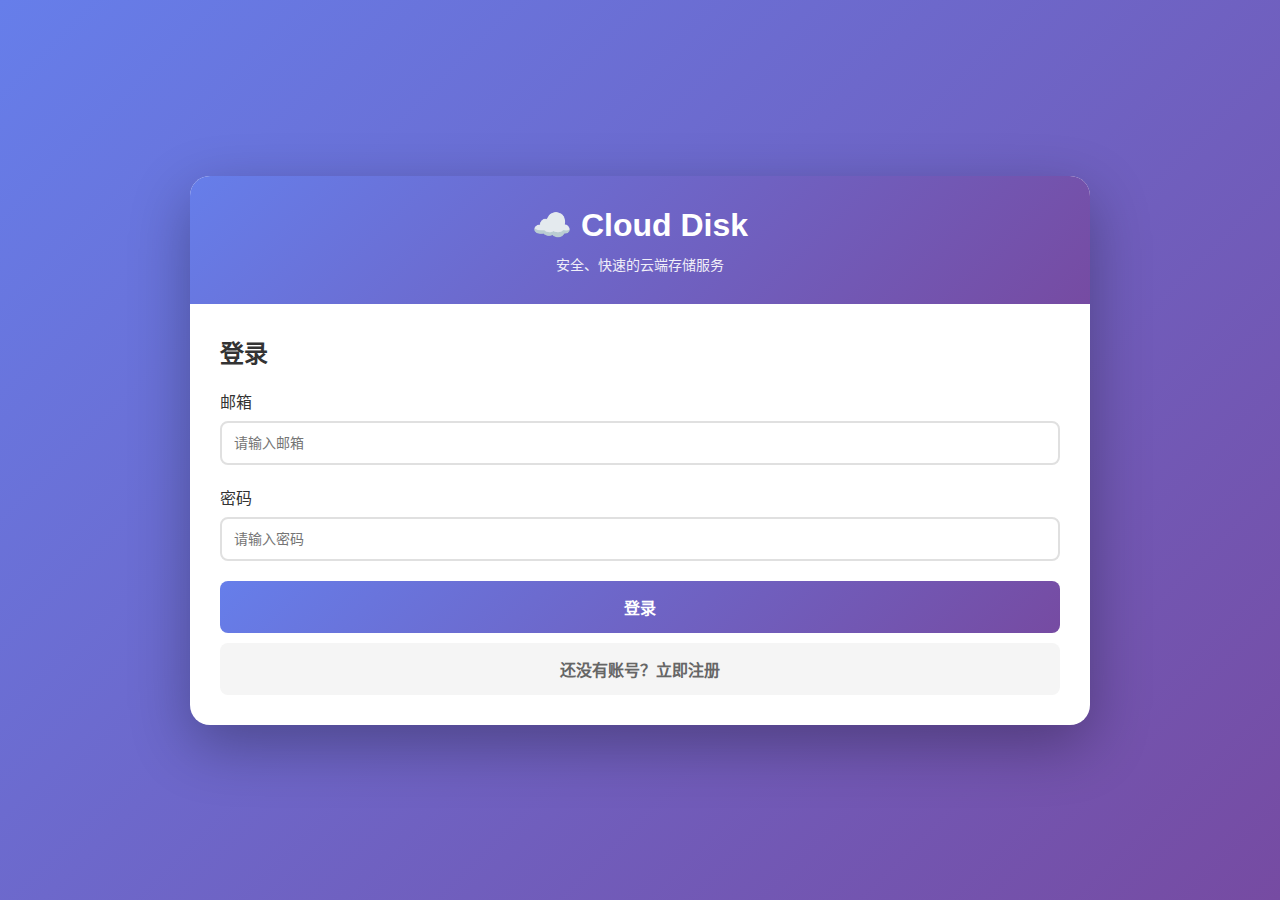
<file: client/index.html>
<!DOCTYPE html>
<html lang="zh-CN">
<head>
    <meta charset="UTF-8">
    <meta name="viewport" content="width=device-width, initial-scale=1.0">
    <title>Cloud Disk - 云盘系统</title>
    <style>
        * {
            margin: 0;
            padding: 0;
            box-sizing: border-box;
        }

        body {
            font-family: -apple-system, BlinkMacSystemFont, 'Segoe UI', 'Roboto', 'Helvetica', 'Arial', sans-serif;
            background: linear-gradient(135deg, #667eea 0%, #764ba2 100%);
            min-height: 100vh;
            display: flex;
            align-items: center;
            justify-content: center;
            padding: 20px;
        }

        .container {
            background: white;
            border-radius: 20px;
            box-shadow: 0 20px 60px rgba(0,0,0,0.3);
            width: 100%;
            max-width: 900px;
            overflow: hidden;
        }

        .header {
            background: linear-gradient(135deg, #667eea 0%, #764ba2 100%);
            color: white;
            padding: 30px;
            text-align: center;
        }

        .header h1 {
            font-size: 32px;
            margin-bottom: 10px;
        }

        .header p {
            opacity: 0.9;
            font-size: 14px;
        }

        .content {
            padding: 30px;
        }

        .auth-section, .main-section {
            display: none;
        }

        .auth-section.active, .main-section.active {
            display: block;
        }

        .form-group {
            margin-bottom: 20px;
        }

        .form-group label {
            display: block;
            margin-bottom: 8px;
            color: #333;
            font-weight: 500;
        }

        .form-group input {
            width: 100%;
            padding: 12px;
            border: 2px solid #e0e0e0;
            border-radius: 8px;
            font-size: 14px;
            transition: border-color 0.3s;
        }

        .form-group input:focus {
            outline: none;
            border-color: #667eea;
        }

        .btn {
            width: 100%;
            padding: 14px;
            border: none;
            border-radius: 8px;
            font-size: 16px;
            font-weight: 600;
            cursor: pointer;
            transition: all 0.3s;
        }

        .btn-primary {
            background: linear-gradient(135deg, #667eea 0%, #764ba2 100%);
            color: white;
        }

        .btn-primary:hover {
            transform: translateY(-2px);
            box-shadow: 0 10px 20px rgba(102, 126, 234, 0.4);
        }

        .btn-secondary {
            background: #f5f5f5;
            color: #666;
            margin-top: 10px;
        }

        .btn-secondary:hover {
            background: #e0e0e0;
        }

        .btn-danger {
            background: #ef4444;
            color: white;
            padding: 8px 16px;
            width: auto;
            font-size: 14px;
        }

        .btn-danger:hover {
            background: #dc2626;
        }

        .upload-area {
            border: 2px dashed #667eea;
            border-radius: 12px;
            padding: 40px;
            text-align: center;
            margin-bottom: 30px;
            transition: all 0.3s;
            cursor: pointer;
        }

        .upload-area:hover {
            background: #f8f9ff;
            border-color: #764ba2;
        }

        .upload-area input[type="file"] {
            display: none;
        }

        .upload-icon {
            font-size: 48px;
            margin-bottom: 10px;
        }

        .file-list {
            margin-top: 30px;
        }

        .file-item {
            display: flex;
            align-items: center;
            justify-content: space-between;
            padding: 15px;
            border: 1px solid #e0e0e0;
            border-radius: 8px;
            margin-bottom: 10px;
            transition: all 0.3s;
        }

        .file-item:hover {
            background: #f8f9ff;
            border-color: #667eea;
        }

        .file-info {
            flex: 1;
        }

        .file-name {
            font-weight: 600;
            color: #333;
            margin-bottom: 5px;
        }

        .file-meta {
            font-size: 12px;
            color: #999;
        }

        .file-actions {
            display: flex;
            gap: 10px;
        }

        .btn-small {
            padding: 8px 16px;
            font-size: 14px;
            width: auto;
        }

        .alert {
            padding: 12px 16px;
            border-radius: 8px;
            margin-bottom: 20px;
            font-size: 14px;
        }

        .alert-success {
            background: #d1fae5;
            color: #065f46;
        }

        .alert-error {
            background: #fee2e2;
            color: #991b1b;
        }

        .user-info {
            background: #f8f9ff;
            padding: 15px;
            border-radius: 8px;
            margin-bottom: 20px;
            display: flex;
            justify-content: space-between;
            align-items: center;
        }

        .loading {
            display: none;
            text-align: center;
            padding: 20px;
            color: #667eea;
        }

        .loading.active {
            display: block;
        }

        .spinner {
            border: 3px solid #f3f3f3;
            border-top: 3px solid #667eea;
            border-radius: 50%;
            width: 40px;
            height: 40px;
            animation: spin 1s linear infinite;
            margin: 0 auto 10px;
        }

        @keyframes spin {
            0% { transform: rotate(0deg); }
            100% { transform: rotate(360deg); }
        }

        .empty-state {
            text-align: center;
            padding: 40px;
            color: #999;
        }

        .empty-state-icon {
            font-size: 64px;
            margin-bottom: 10px;
            opacity: 0.5;
        }
    </style>
</head>
<body>
    <div class="container">
        <div class="header">
            <h1>☁️ Cloud Disk</h1>
            <p>安全、快速的云端存储服务</p>
        </div>

        <div class="content">
            <!-- 认证部分 -->
            <div class="auth-section active" id="authSection">
                <div id="alertContainer"></div>
                
                <div id="loginForm">
                    <h2 style="margin-bottom: 20px; color: #333;">登录</h2>
                    <div class="form-group">
                        <label>邮箱</label>
                        <input type="email" id="loginEmail" placeholder="请输入邮箱">
                    </div>
                    <div class="form-group">
                        <label>密码</label>
                        <input type="password" id="loginPassword" placeholder="请输入密码">
                    </div>
                    <button class="btn btn-primary" onclick="login()">登录</button>
                    <button class="btn btn-secondary" onclick="showRegister()">还没有账号？立即注册</button>
                </div>

                <div id="registerForm" style="display: none;">
                    <h2 style="margin-bottom: 20px; color: #333;">注册</h2>
                    <div class="form-group">
                        <label>邮箱</label>
                        <input type="email" id="registerEmail" placeholder="请输入邮箱">
                    </div>
                    <div class="form-group">
                        <label>密码</label>
                        <input type="password" id="registerPassword" placeholder="请输入密码（至少8位，包含字母和数字）">
                    </div>
                    <button class="btn btn-primary" onclick="register()">注册</button>
                    <button class="btn btn-secondary" onclick="showLogin()">已有账号？立即登录</button>
                </div>
            </div>

            <!-- 主功能部分 -->
            <div class="main-section" id="mainSection">
                <div class="user-info">
                    <div>
                        <strong>👤 <span id="userEmail"></span></strong>
                    </div>
                    <button class="btn btn-small btn-secondary" onclick="logout()">退出登录</button>
                </div>

                <div id="mainAlertContainer"></div>

                <!-- 上传区域 -->
                <div class="upload-area" onclick="document.getElementById('fileInput').click()">
                    <div class="upload-icon">📤</div>
                    <h3>点击上传文件</h3>
                    <p style="color: #999; margin-top: 8px;">支持任意文件类型，最大 100MB</p>
                    <input type="file" id="fileInput" onchange="uploadFile()">
                </div>

                <!-- 加载状态 -->
                <div class="loading" id="loading">
                    <div class="spinner"></div>
                    <p>处理中...</p>
                </div>

                <!-- 文件列表 -->
                <div class="file-list">
                    <h3 style="margin-bottom: 15px; color: #333;">我的文件</h3>
                    <div id="fileListContainer">
                        <div class="empty-state">
                            <div class="empty-state-icon">📁</div>
                            <p>还没有上传文件</p>
                        </div>
                    </div>
                </div>
            </div>
        </div>
    </div>

    <script>
        // 配置 - 请修改为你的后端服务器地址
        // 本地测试: http://localhost:8080
        // EC2 域名: http://ec2-54-95-61-230.ap-northeast-1.compute.amazonaws.com:8080
        // EC2 IP: http://54.95.61.230:8080
        const API_BASE_URL = 'http://ec2-54-95-61-230.ap-northeast-1.compute.amazonaws.com:8080';
        
        let authToken = localStorage.getItem('authToken');
        let userEmail = localStorage.getItem('userEmail');

        // 初始化
        if (authToken && userEmail) {
            showMainSection();
            loadFiles();
        }

        // 显示/隐藏表单
        function showRegister() {
            document.getElementById('loginForm').style.display = 'none';
            document.getElementById('registerForm').style.display = 'block';
            clearAlert();
        }

        function showLogin() {
            document.getElementById('registerForm').style.display = 'none';
            document.getElementById('loginForm').style.display = 'block';
            clearAlert();
        }

        // 显示提示信息
        function showAlert(message, type = 'success', container = 'alertContainer') {
            const alertDiv = document.createElement('div');
            alertDiv.className = `alert alert-${type}`;
            alertDiv.textContent = message;
            const containerEl = document.getElementById(container);
            containerEl.innerHTML = '';
            containerEl.appendChild(alertDiv);
            setTimeout(() => alertDiv.remove(), 5000);
        }

        function clearAlert() {
            document.getElementById('alertContainer').innerHTML = '';
            document.getElementById('mainAlertContainer').innerHTML = '';
        }

        // 注册
        async function register() {
            const email = document.getElementById('registerEmail').value;
            const password = document.getElementById('registerPassword').value;

            if (!email || !password) {
                showAlert('请填写所有字段', 'error');
                return;
            }

            try {
                const response = await fetch(`${API_BASE_URL}/auth/register`, {
                    method: 'POST',
                    headers: { 'Content-Type': 'application/json' },
                    body: JSON.stringify({ email, password })
                });

                const data = await response.json();

                if (data.success) {
                    authToken = data.data.token;
                    userEmail = email;
                    localStorage.setItem('authToken', authToken);
                    localStorage.setItem('userEmail', userEmail);
                    showAlert('注册成功！', 'success');
                    setTimeout(() => {
                        showMainSection();
                        loadFiles();
                    }, 1000);
                } else {
                    showAlert(data.message || '注册失败', 'error');
                }
            } catch (error) {
                showAlert('网络错误：' + error.message, 'error');
            }
        }

        // 登录
        async function login() {
            const email = document.getElementById('loginEmail').value;
            const password = document.getElementById('loginPassword').value;

            if (!email || !password) {
                showAlert('请填写所有字段', 'error');
                return;
            }

            try {
                const response = await fetch(`${API_BASE_URL}/auth/login`, {
                    method: 'POST',
                    headers: { 'Content-Type': 'application/json' },
                    body: JSON.stringify({ email, password })
                });

                const data = await response.json();

                if (data.success) {
                    authToken = data.data.token;
                    userEmail = email;
                    localStorage.setItem('authToken', authToken);
                    localStorage.setItem('userEmail', userEmail);
                    showAlert('登录成功！', 'success');
                    setTimeout(() => {
                        showMainSection();
                        loadFiles();
                    }, 1000);
                } else {
                    showAlert(data.message || '登录失败', 'error');
                }
            } catch (error) {
                showAlert('网络错误：' + error.message, 'error');
            }
        }

        // 退出登录
        function logout() {
            localStorage.removeItem('authToken');
            localStorage.removeItem('userEmail');
            authToken = null;
            userEmail = null;
            document.getElementById('mainSection').classList.remove('active');
            document.getElementById('authSection').classList.add('active');
            clearAlert();
        }

        // 显示主界面
        function showMainSection() {
            document.getElementById('authSection').classList.remove('active');
            document.getElementById('mainSection').classList.add('active');
            document.getElementById('userEmail').textContent = userEmail;
        }

        // 上传文件
        async function uploadFile() {
            const fileInput = document.getElementById('fileInput');
            const file = fileInput.files[0];

            if (!file) return;

            if (file.size > 100 * 1024 * 1024) {
                showAlert('文件大小不能超过 100MB', 'error', 'mainAlertContainer');
                return;
            }

            const formData = new FormData();
            formData.append('file', file);
            formData.append('filePath', '/' + file.name);

            document.getElementById('loading').classList.add('active');

            try {
                const response = await fetch(`${API_BASE_URL}/files/upload`, {
                    method: 'POST',
                    headers: { 'Authorization': `Bearer ${authToken}` },
                    body: formData
                });

                const data = await response.json();

                if (data.success) {
                    showAlert('上传成功！', 'success', 'mainAlertContainer');
                    loadFiles();
                } else {
                    showAlert(data.message || '上传失败', 'error', 'mainAlertContainer');
                }
            } catch (error) {
                showAlert('上传错误：' + error.message, 'error', 'mainAlertContainer');
            } finally {
                document.getElementById('loading').classList.remove('active');
                fileInput.value = '';
            }
        }

        // 加载文件列表
        async function loadFiles() {
            try {
                const response = await fetch(`${API_BASE_URL}/files`, {
                    headers: { 'Authorization': `Bearer ${authToken}` }
                });

                const data = await response.json();

                if (data.success && data.data.length > 0) {
                    renderFiles(data.data);
                } else {
                    document.getElementById('fileListContainer').innerHTML = `
                        <div class="empty-state">
                            <div class="empty-state-icon">📁</div>
                            <p>还没有上传文件</p>
                        </div>
                    `;
                }
            } catch (error) {
                showAlert('加载文件列表失败', 'error', 'mainAlertContainer');
            }
        }

        // 渲染文件列表
        function renderFiles(files) {
            const container = document.getElementById('fileListContainer');
            container.innerHTML = files.map(file => `
                <div class="file-item">
                    <div class="file-info">
                        <div class="file-name">📄 ${file.name}</div>
                        <div class="file-meta">
                            大小: ${formatFileSize(file.fileSize)} | 
                            上传时间: ${formatDate(file.createdAt)}
                        </div>
                    </div>
                    <div class="file-actions">
                        <button class="btn btn-primary btn-small" onclick="downloadFile('${file.fileId}', '${file.name}')">
                            下载
                        </button>
                        <button class="btn btn-danger btn-small" onclick="deleteFile('${file.fileId}')">
                            删除
                        </button>
                    </div>
                </div>
            `).join('');
        }

        // 下载文件
        async function downloadFile(fileId, fileName) {
            try {
                const response = await fetch(`${API_BASE_URL}/files/${fileId}/download`, {
                    headers: { 'Authorization': `Bearer ${authToken}` }
                });

                if (response.ok) {
                    const blob = await response.blob();
                    const url = window.URL.createObjectURL(blob);
                    const a = document.createElement('a');
                    a.href = url;
                    a.download = fileName;
                    document.body.appendChild(a);
                    a.click();
                    window.URL.revokeObjectURL(url);
                    document.body.removeChild(a);
                    showAlert('下载成功！', 'success', 'mainAlertContainer');
                } else {
                    showAlert('下载失败', 'error', 'mainAlertContainer');
                }
            } catch (error) {
                showAlert('下载错误：' + error.message, 'error', 'mainAlertContainer');
            }
        }

        // 删除文件
        async function deleteFile(fileId) {
            if (!confirm('确定要删除这个文件吗？')) return;

            try {
                const response = await fetch(`${API_BASE_URL}/files/${fileId}`, {
                    method: 'DELETE',
                    headers: { 'Authorization': `Bearer ${authToken}` }
                });

                const data = await response.json();

                if (data.success) {
                    showAlert('删除成功！', 'success', 'mainAlertContainer');
                    loadFiles();
                } else {
                    showAlert(data.message || '删除失败', 'error', 'mainAlertContainer');
                }
            } catch (error) {
                showAlert('删除错误：' + error.message, 'error', 'mainAlertContainer');
            }
        }

        // 格式化文件大小
        function formatFileSize(bytes) {
            if (bytes < 1024) return bytes + ' B';
            if (bytes < 1024 * 1024) return (bytes / 1024).toFixed(2) + ' KB';
            return (bytes / (1024 * 1024)).toFixed(2) + ' MB';
        }

        // 格式化日期
        function formatDate(dateString) {
            const date = new Date(dateString);
            return date.toLocaleString('zh-CN');
        }
    </script>
</body>
</html>
</file>
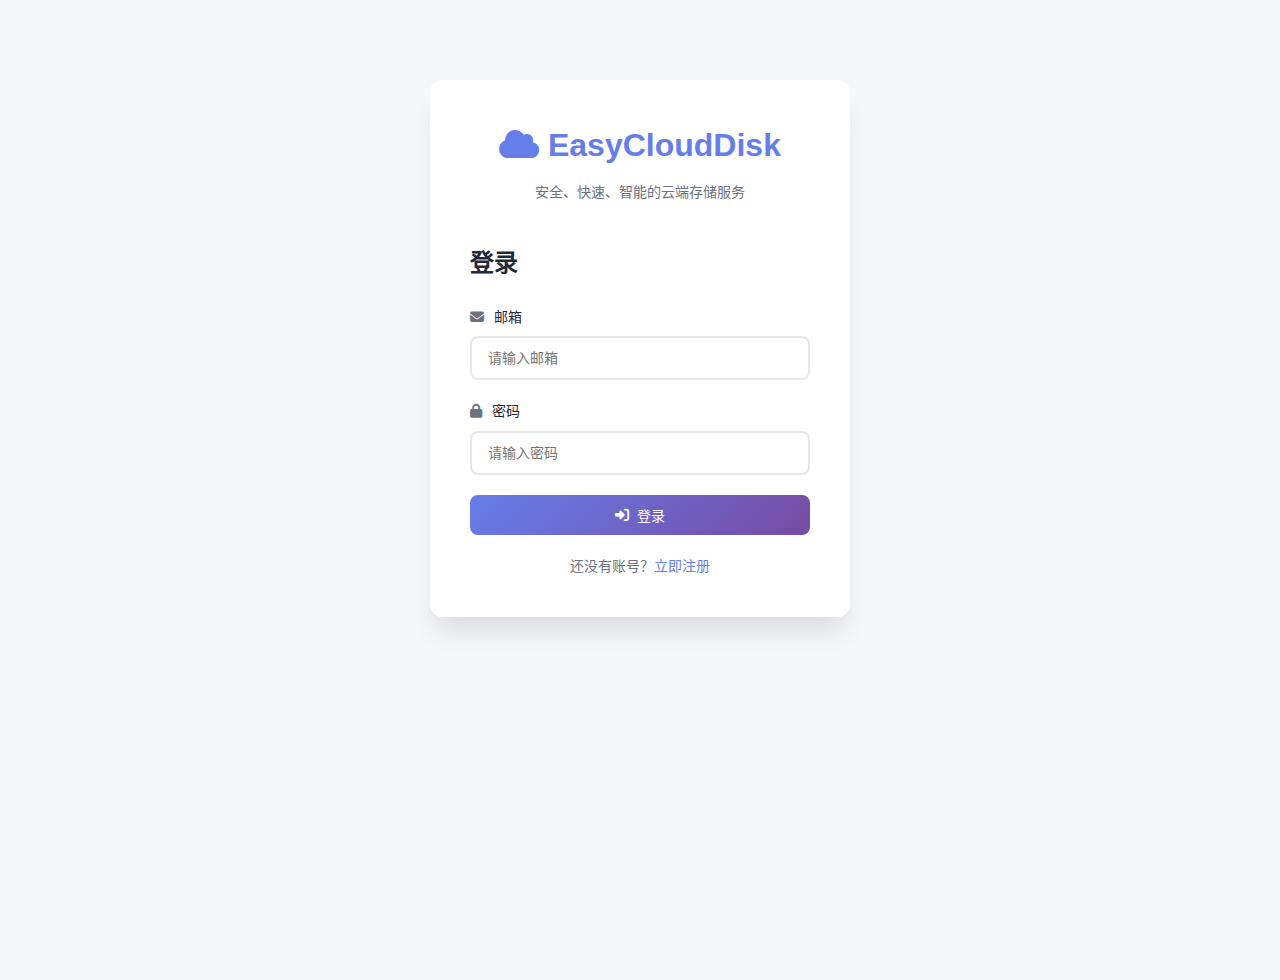
<file: frontend/index.html>
<!DOCTYPE html>
<html lang="zh-CN">
<head>
    <meta charset="UTF-8">
    <meta name="viewport" content="width=device-width, initial-scale=1.0">
    <title>EasyCloudDisk - 云盘系统</title>
    <link rel="stylesheet" href="css/main.css">
    <link rel="stylesheet" href="https://cdnjs.cloudflare.com/ajax/libs/font-awesome/6.4.0/css/all.min.css">
</head>
<body>
    <!-- 加载屏幕 -->
    <div id="loadingScreen" class="loading-screen">
        <div class="spinner"></div>
        <p>加载中...</p>
    </div>

    <!-- 认证页面 -->
    <div id="authPage" class="page active">
        <div class="auth-container">
            <div class="auth-header">
                <h1><i class="fas fa-cloud"></i> EasyCloudDisk</h1>
                <p>安全、快速、智能的云端存储服务</p>
            </div>

            <div id="authAlert" class="alert-container"></div>

            <!-- 登录表单 -->
            <div id="loginForm" class="auth-form active">
                <h2>登录</h2>
                <form onsubmit="event.preventDefault(); auth.login();">
                    <div class="form-group">
                        <label><i class="fas fa-envelope"></i> 邮箱</label>
                        <input type="email" id="loginEmail" placeholder="请输入邮箱" autocomplete="email" required>
                    </div>
                    <div class="form-group">
                        <label><i class="fas fa-lock"></i> 密码</label>
                        <input type="password" id="loginPassword" placeholder="请输入密码" autocomplete="current-password" required>
                    </div>
                    <button type="submit" class="btn btn-primary btn-block">
                        <i class="fas fa-sign-in-alt"></i> 登录
                    </button>
                </form>
                <p class="auth-switch">
                    还没有账号？<a href="#" onclick="auth.showRegister(); return false;">立即注册</a>
                </p>
            </div>

            <!-- 注册表单 -->
            <div id="registerForm" class="auth-form">
                <h2>注册</h2>
                <form onsubmit="event.preventDefault(); auth.register();">
                    <div class="form-group">
                        <label><i class="fas fa-envelope"></i> 邮箱</label>
                        <input type="email" id="registerEmail" placeholder="请输入邮箱" autocomplete="email" required>
                    </div>
                    <div class="form-group">
                        <label><i class="fas fa-lock"></i> 密码</label>
                        <input type="password" id="registerPassword" placeholder="至少8位，包含字母和数字" autocomplete="new-password" required minlength="8">
                    </div>
                    <div class="form-group">
                        <label><i class="fas fa-lock"></i> 确认密码</label>
                        <input type="password" id="registerPasswordConfirm" placeholder="请再次输入密码" autocomplete="new-password" required>
                    </div>
                    <button type="submit" class="btn btn-primary btn-block">
                        <i class="fas fa-user-plus"></i> 注册
                    </button>
                </form>
                <p class="auth-switch">
                    已有账号？<a href="#" onclick="auth.showLogin(); return false;">立即登录</a>
                </p>
            </div>
        </div>
    </div>

    <!-- 主应用页面 -->
    <div id="mainPage" class="page">
        <!-- 顶部导航栏 -->
        <header class="header">
            <div class="header-left">
                <h1><i class="fas fa-cloud"></i> EasyCloudDisk</h1>
            </div>
            <div class="header-center">
                <div class="search-box">
                    <i class="fas fa-search"></i>
                    <input type="text" id="searchInput" placeholder="搜索文件...">
                </div>
            </div>
            <div class="header-right">
                <div class="user-menu">
                    <span id="userEmail" class="user-email"></span>
                    <button class="btn btn-icon" onclick="auth.logout()" title="退出登录">
                        <i class="fas fa-sign-out-alt"></i>
                    </button>
                </div>
            </div>
        </header>

        <div class="main-container">
            <!-- 侧边栏 -->
            <aside class="sidebar">
                <div class="sidebar-section">
                    <button class="sidebar-item active" onclick="fileManager.showAllFiles()">
                        <i class="fas fa-home"></i> 全部文件
                    </button>
                    <button class="sidebar-item" onclick="fileManager.showRecentFiles()">
                        <i class="fas fa-clock"></i> 最近使用
                    </button>
                    <button class="sidebar-item" onclick="fileManager.showSyncStatus()">
                        <i class="fas fa-sync"></i> 同步状态
                    </button>
                </div>

                <div class="sidebar-section">
                    <h3>上传选项</h3>
                    <button class="sidebar-item" onclick="uploadManager.showUploadOptions()">
                        <i class="fas fa-upload"></i> 普通上传
                    </button>
                    <button class="sidebar-item" onclick="uploadManager.showResumableUpload()">
                        <i class="fas fa-pause-circle"></i> 断点续传
                    </button>
                    <button class="sidebar-item" onclick="uploadManager.showEncryptedUpload()">
                        <i class="fas fa-lock"></i> 加密上传
                    </button>
                </div>

                <div class="sidebar-section">
                    <h3>目录</h3>
                    <div id="directoryTree" class="directory-tree"></div>
                    <button class="btn btn-small btn-block" onclick="fileManager.showCreateDirectoryDialog()">
                        <i class="fas fa-folder-plus"></i> 新建文件夹
                    </button>
                </div>
            </aside>

            <!-- 主内容区 -->
            <main class="content">
                <div id="alertContainer" class="alert-container"></div>

                <!-- 工具栏 -->
                <div class="toolbar">
                    <div class="toolbar-left">
                        <button class="btn btn-primary" onclick="uploadManager.showUploadDialog()">
                            <i class="fas fa-upload"></i> 上传文件
                        </button>
                        <button class="btn btn-secondary" onclick="fileManager.showCreateDirectoryDialog()">
                            <i class="fas fa-folder-plus"></i> 新建文件夹
                        </button>
                        <button class="btn btn-secondary" onclick="fileManager.refresh()">
                            <i class="fas fa-sync"></i> 刷新
                        </button>
                    </div>
                    <div class="toolbar-right">
                        <div class="view-toggle">
                            <button class="btn btn-icon active" onclick="fileManager.setViewMode('grid')" title="网格视图">
                                <i class="fas fa-th"></i>
                            </button>
                            <button class="btn btn-icon" onclick="fileManager.setViewMode('list')" title="列表视图">
                                <i class="fas fa-list"></i>
                            </button>
                        </div>
                    </div>
                </div>

                <!-- 面包屑导航 -->
                <div id="breadcrumbContainer" class="breadcrumb-container"></div>

                <!-- 文件列表 -->
                <div id="fileListContainer" class="file-list-container">
                    <div class="empty-state">
                        <i class="fas fa-cloud-upload-alt"></i>
                        <p>拖拽文件到此处上传，或点击上方"上传文件"按钮</p>
                    </div>
                </div>

                <!-- 上传进度列表 -->
                <div id="uploadProgressContainer" class="upload-progress-container"></div>
            </main>
        </div>
    </div>

    <!-- 模态框容器 -->
    <div id="modalContainer"></div>

    <!-- 脚本 -->
    <script src="js/config.js"></script>
    <script src="js/utils.js"></script>
    <script src="js/api.js"></script>
    <script src="js/auth.js"></script>
    <script src="js/fileManager.js"></script>
    <script src="js/uploadManager.js"></script>
    <script src="js/syncManager.js"></script>
    <script src="js/hashCalculator.js"></script>
    <script src="js/app.js"></script>
</body>
</html>
</file>
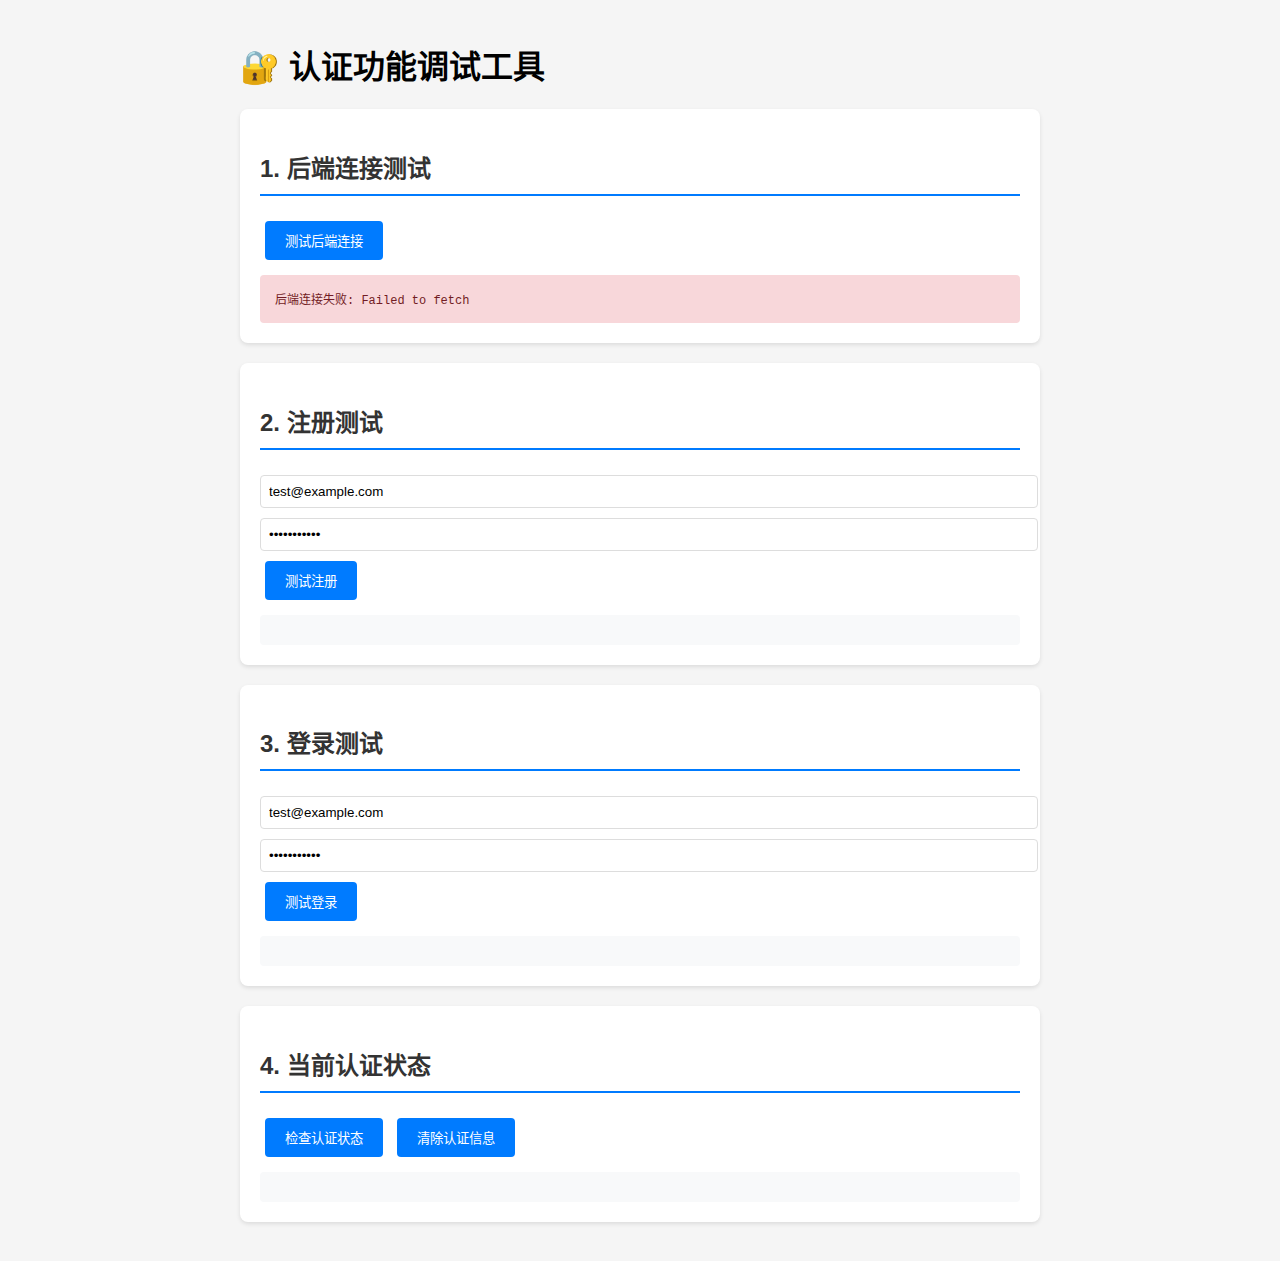
<file: frontend/debug-auth.html>
<!DOCTYPE html>
<html lang="zh-CN">
<head>
    <meta charset="UTF-8">
    <meta name="viewport" content="width=device-width, initial-scale=1.0">
    <title>认证功能调试 - EasyCloudDisk</title>
    <style>
        body {
            font-family: Arial, sans-serif;
            max-width: 800px;
            margin: 0 auto;
            padding: 20px;
            background: #f5f5f5;
        }
        .debug-section {
            background: white;
            padding: 20px;
            margin: 20px 0;
            border-radius: 8px;
            box-shadow: 0 2px 4px rgba(0,0,0,0.1);
        }
        .debug-section h2 {
            color: #333;
            border-bottom: 2px solid #007bff;
            padding-bottom: 10px;
        }
        button {
            background: #007bff;
            color: white;
            border: none;
            padding: 10px 20px;
            border-radius: 4px;
            cursor: pointer;
            margin: 5px;
        }
        button:hover {
            background: #0056b3;
        }
        input {
            width: 100%;
            padding: 8px;
            margin: 5px 0;
            border: 1px solid #ddd;
            border-radius: 4px;
        }
        .result {
            margin-top: 10px;
            padding: 15px;
            background: #f8f9fa;
            border-radius: 4px;
            font-family: monospace;
            font-size: 12px;
            white-space: pre-wrap;
            max-height: 300px;
            overflow-y: auto;
        }
        .error {
            background: #f8d7da;
            color: #721c24;
        }
        .success {
            background: #d4edda;
            color: #155724;
        }
    </style>
</head>
<body>
    <h1>🔐 认证功能调试工具</h1>
    
    <div class="debug-section">
        <h2>1. 后端连接测试</h2>
        <button onclick="testBackendConnection()">测试后端连接</button>
        <div id="backendResult" class="result"></div>
    </div>

    <div class="debug-section">
        <h2>2. 注册测试</h2>
        <input type="email" id="registerEmail" placeholder="邮箱" value="test@example.com">
        <input type="password" id="registerPassword" placeholder="密码" value="password123">
        <button onclick="testRegister()">测试注册</button>
        <div id="registerResult" class="result"></div>
    </div>

    <div class="debug-section">
        <h2>3. 登录测试</h2>
        <input type="email" id="loginEmail" placeholder="邮箱" value="test@example.com">
        <input type="password" id="loginPassword" placeholder="密码" value="password123">
        <button onclick="testLogin()">测试登录</button>
        <div id="loginResult" class="result"></div>
    </div>

    <div class="debug-section">
        <h2>4. 当前认证状态</h2>
        <button onclick="checkAuthStatus()">检查认证状态</button>
        <button onclick="clearAuth()">清除认证信息</button>
        <div id="authStatusResult" class="result"></div>
    </div>

    <!-- 加载脚本 -->
    <script src="js/config.js"></script>
    <script src="js/utils.js"></script>
    <script src="js/api.js"></script>

    <script>
        function log(elementId, message, isError = false) {
            const element = document.getElementById(elementId);
            element.textContent = message;
            element.className = `result ${isError ? 'error' : 'success'}`;
        }

        async function testBackendConnection() {
            try {
                log('backendResult', '正在测试后端连接...');
                
                const response = await fetch(`${CONFIG.API_BASE_URL}/health`);
                const data = await response.json();
                
                const result = {
                    '连接状态': response.ok ? '✅ 成功' : '❌ 失败',
                    '状态码': response.status,
                    '响应数据': data,
                    'API地址': CONFIG.API_BASE_URL
                };
                
                log('backendResult', JSON.stringify(result, null, 2));
            } catch (error) {
                log('backendResult', `后端连接失败: ${error.message}`, true);
            }
        }

        async function testRegister() {
            try {
                const email = document.getElementById('registerEmail').value;
                const password = document.getElementById('registerPassword').value;
                
                log('registerResult', '正在测试注册...');
                
                const response = await api.register(email, password);
                
                const result = {
                    '注册结果': response.success ? '✅ 成功' : '❌ 失败',
                    '响应数据': response
                };
                
                log('registerResult', JSON.stringify(result, null, 2));
            } catch (error) {
                log('registerResult', `注册失败: ${error.message}`, true);
            }
        }

        async function testLogin() {
            try {
                const email = document.getElementById('loginEmail').value;
                const password = document.getElementById('loginPassword').value;
                
                log('loginResult', '正在测试登录...');
                
                const response = await api.login(email, password);
                
                const result = {
                    '登录结果': response.success ? '✅ 成功' : '❌ 失败',
                    '响应数据': response
                };
                
                // 如果登录成功，保存token
                if (response.success && response.data) {
                    localStorage.setItem(CONFIG.STORAGE_KEYS.AUTH_TOKEN, response.data.token);
                    localStorage.setItem(CONFIG.STORAGE_KEYS.USER_EMAIL, email);
                    localStorage.setItem(CONFIG.STORAGE_KEYS.USER_ID, response.data.userId);
                    result['Token已保存'] = '✅ 是';
                }
                
                log('loginResult', JSON.stringify(result, null, 2));
            } catch (error) {
                log('loginResult', `登录失败: ${error.message}`, true);
            }
        }

        function checkAuthStatus() {
            try {
                const authInfo = {
                    'Token': localStorage.getItem(CONFIG.STORAGE_KEYS.AUTH_TOKEN) ? '✅ 存在' : '❌ 不存在',
                    'Token值': localStorage.getItem(CONFIG.STORAGE_KEYS.AUTH_TOKEN),
                    '用户邮箱': localStorage.getItem(CONFIG.STORAGE_KEYS.USER_EMAIL),
                    '用户ID': localStorage.getItem(CONFIG.STORAGE_KEYS.USER_ID),
                    'RefreshToken': localStorage.getItem(CONFIG.STORAGE_KEYS.REFRESH_TOKEN) ? '✅ 存在' : '❌ 不存在'
                };
                
                log('authStatusResult', JSON.stringify(authInfo, null, 2));
            } catch (error) {
                log('authStatusResult', `检查认证状态失败: ${error.message}`, true);
            }
        }

        function clearAuth() {
            try {
                localStorage.removeItem(CONFIG.STORAGE_KEYS.AUTH_TOKEN);
                localStorage.removeItem(CONFIG.STORAGE_KEYS.USER_EMAIL);
                localStorage.removeItem(CONFIG.STORAGE_KEYS.USER_ID);
                localStorage.removeItem(CONFIG.STORAGE_KEYS.REFRESH_TOKEN);
                
                log('authStatusResult', '✅ 认证信息已清除');
            } catch (error) {
                log('authStatusResult', `清除认证信息失败: ${error.message}`, true);
            }
        }

        // 页面加载时自动测试连接
        window.addEventListener('load', () => {
            setTimeout(testBackendConnection, 500);
        });
    </script>
</body>
</html>
</file>
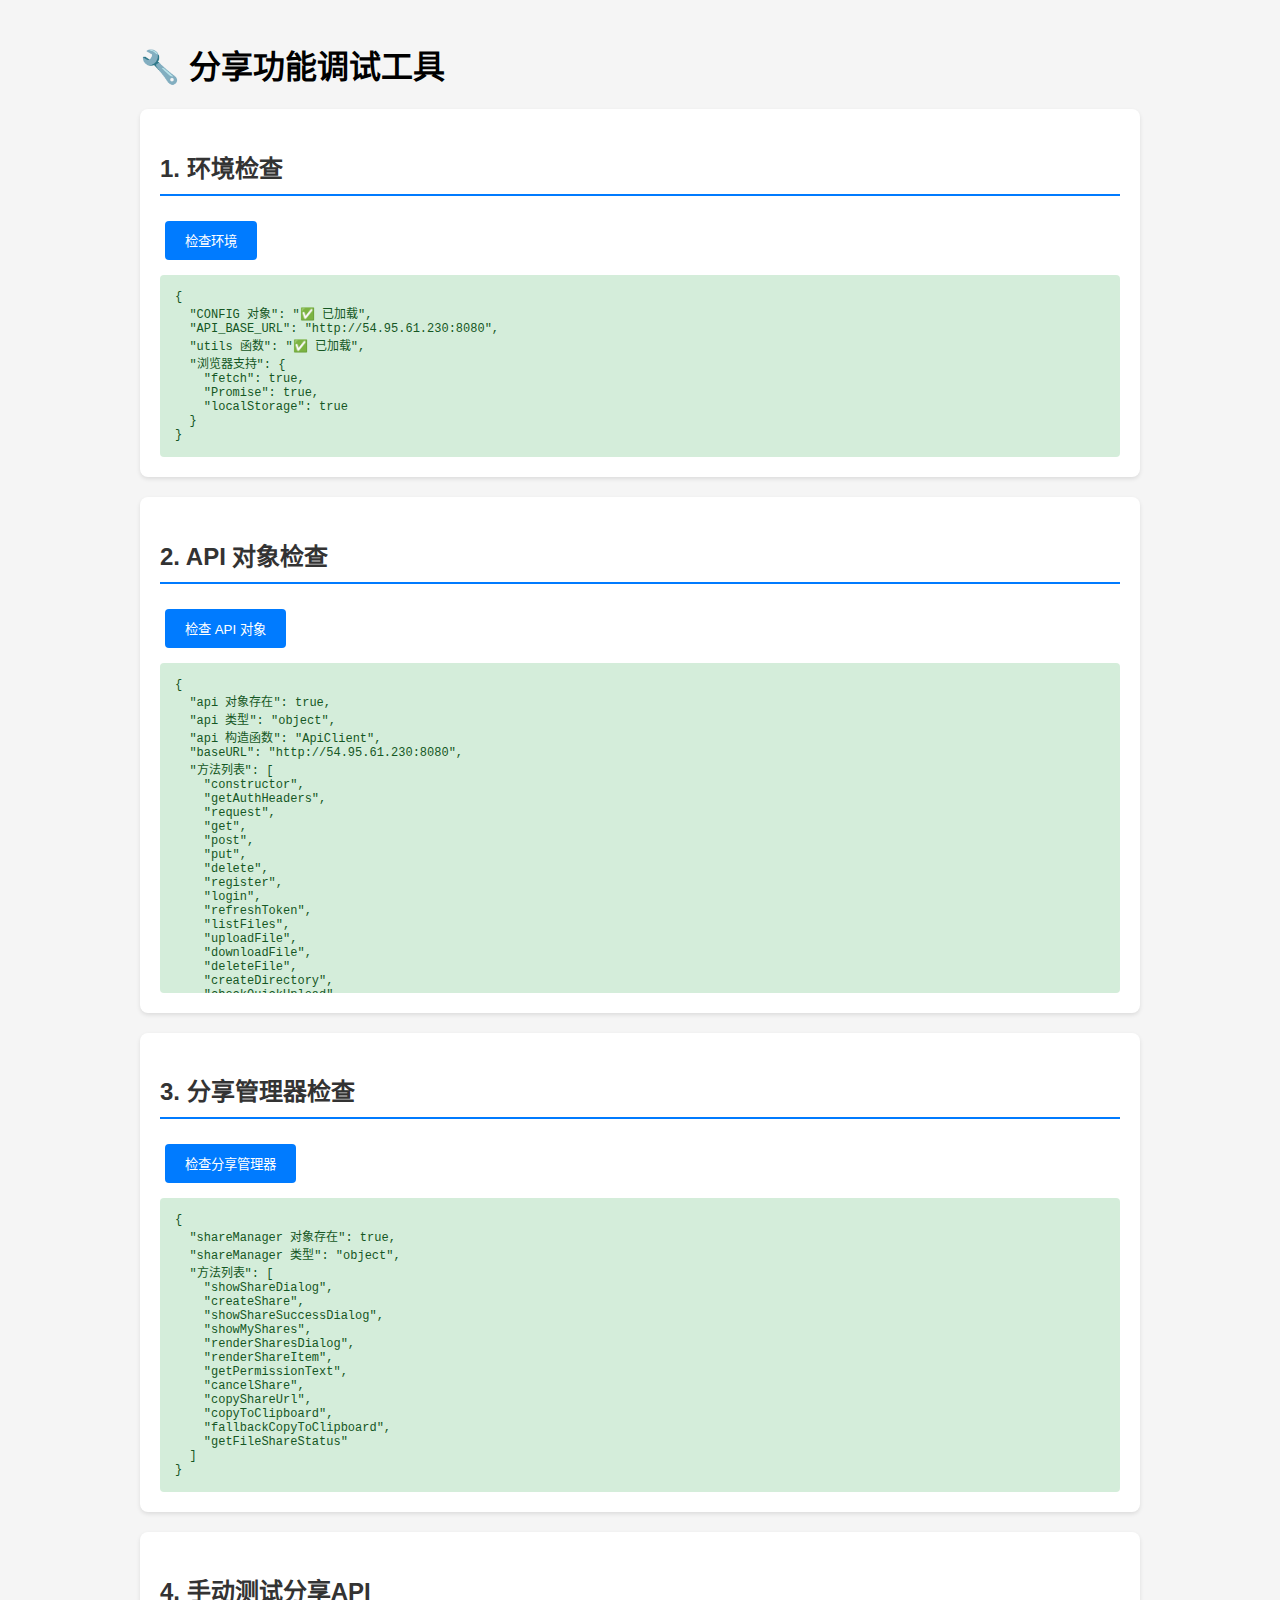
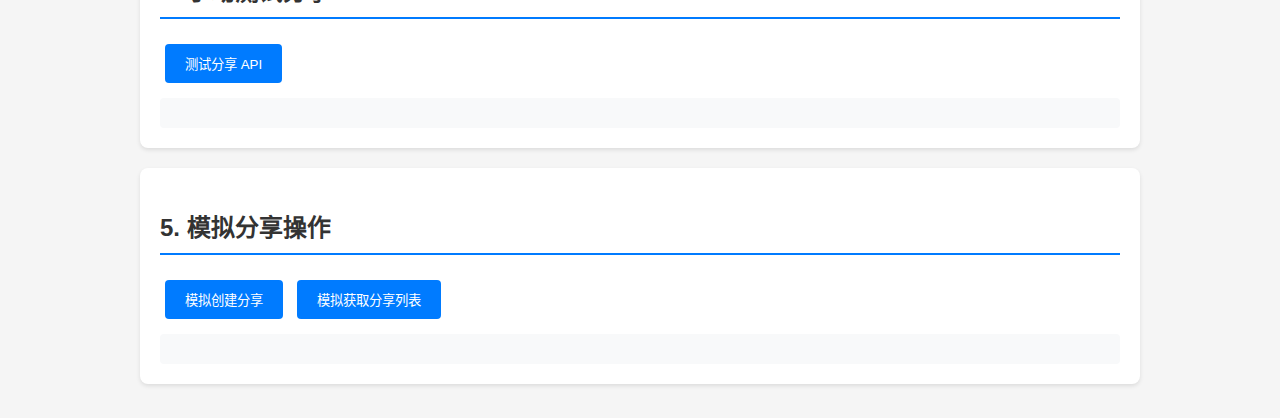
<file: frontend/debug-share.html>
<!DOCTYPE html>
<html lang="zh-CN">
<head>
    <meta charset="UTF-8">
    <meta name="viewport" content="width=device-width, initial-scale=1.0">
    <title>分享功能调试 - EasyCloudDisk</title>
    <style>
        body {
            font-family: Arial, sans-serif;
            max-width: 1000px;
            margin: 0 auto;
            padding: 20px;
            background: #f5f5f5;
        }
        .debug-section {
            background: white;
            padding: 20px;
            margin: 20px 0;
            border-radius: 8px;
            box-shadow: 0 2px 4px rgba(0,0,0,0.1);
        }
        .debug-section h2 {
            color: #333;
            border-bottom: 2px solid #007bff;
            padding-bottom: 10px;
        }
        button {
            background: #007bff;
            color: white;
            border: none;
            padding: 10px 20px;
            border-radius: 4px;
            cursor: pointer;
            margin: 5px;
        }
        button:hover {
            background: #0056b3;
        }
        .result {
            margin-top: 10px;
            padding: 15px;
            background: #f8f9fa;
            border-radius: 4px;
            font-family: monospace;
            font-size: 12px;
            white-space: pre-wrap;
            max-height: 300px;
            overflow-y: auto;
        }
        .error {
            background: #f8d7da;
            color: #721c24;
        }
        .success {
            background: #d4edda;
            color: #155724;
        }
    </style>
</head>
<body>
    <h1>🔧 分享功能调试工具</h1>
    
    <div class="debug-section">
        <h2>1. 环境检查</h2>
        <button onclick="checkEnvironment()">检查环境</button>
        <div id="envResult" class="result"></div>
    </div>

    <div class="debug-section">
        <h2>2. API 对象检查</h2>
        <button onclick="checkApiObject()">检查 API 对象</button>
        <div id="apiResult" class="result"></div>
    </div>

    <div class="debug-section">
        <h2>3. 分享管理器检查</h2>
        <button onclick="checkShareManager()">检查分享管理器</button>
        <div id="shareManagerResult" class="result"></div>
    </div>

    <div class="debug-section">
        <h2>4. 手动测试分享API</h2>
        <button onclick="testShareApi()">测试分享 API</button>
        <div id="shareApiResult" class="result"></div>
    </div>

    <div class="debug-section">
        <h2>5. 模拟分享操作</h2>
        <button onclick="simulateShare()">模拟创建分享</button>
        <button onclick="simulateGetShares()">模拟获取分享列表</button>
        <div id="simulateResult" class="result"></div>
    </div>

    <!-- 加载脚本 -->
    <script src="js/config.js"></script>
    <script src="js/utils.js"></script>
    <script src="js/api.js"></script>
    <script src="js/shareManager.js"></script>

    <script>
        function log(elementId, message, isError = false) {
            const element = document.getElementById(elementId);
            element.textContent = message;
            element.className = `result ${isError ? 'error' : 'success'}`;
        }

        function checkEnvironment() {
            try {
                const info = {
                    'CONFIG 对象': typeof CONFIG !== 'undefined' ? '✅ 已加载' : '❌ 未加载',
                    'API_BASE_URL': typeof CONFIG !== 'undefined' ? CONFIG.API_BASE_URL : '未定义',
                    'utils 函数': typeof showAlert !== 'undefined' ? '✅ 已加载' : '❌ 未加载',
                    '浏览器支持': {
                        'fetch': typeof fetch !== 'undefined',
                        'Promise': typeof Promise !== 'undefined',
                        'localStorage': typeof localStorage !== 'undefined'
                    }
                };
                log('envResult', JSON.stringify(info, null, 2));
            } catch (error) {
                log('envResult', `环境检查失败: ${error.message}`, true);
            }
        }

        function checkApiObject() {
            try {
                const info = {
                    'api 对象存在': typeof api !== 'undefined',
                    'api 类型': typeof api,
                    'api 构造函数': api ? api.constructor.name : 'N/A',
                    'baseURL': api ? api.baseURL : 'N/A',
                    '方法列表': api ? Object.getOwnPropertyNames(Object.getPrototypeOf(api)).filter(name => typeof api[name] === 'function') : []
                };
                
                if (api) {
                    info['分享相关方法'] = {
                        'createShare': typeof api.createShare,
                        'getUserShares': typeof api.getUserShares,
                        'getFileShare': typeof api.getFileShare,
                        'cancelShare': typeof api.cancelShare
                    };
                }
                
                log('apiResult', JSON.stringify(info, null, 2));
            } catch (error) {
                log('apiResult', `API 对象检查失败: ${error.message}`, true);
            }
        }

        function checkShareManager() {
            try {
                const info = {
                    'shareManager 对象存在': typeof shareManager !== 'undefined',
                    'shareManager 类型': typeof shareManager,
                    '方法列表': shareManager ? Object.getOwnPropertyNames(shareManager).filter(name => typeof shareManager[name] === 'function') : []
                };
                
                log('shareManagerResult', JSON.stringify(info, null, 2));
            } catch (error) {
                log('shareManagerResult', `分享管理器检查失败: ${error.message}`, true);
            }
        }

        async function testShareApi() {
            try {
                log('shareApiResult', '正在测试 API 连接...');
                
                // 测试基础连接
                const healthResponse = await fetch(`${CONFIG.API_BASE_URL}/health`);
                const healthData = await healthResponse.json();
                
                const result = {
                    '健康检查': healthResponse.ok ? '✅ 成功' : '❌ 失败',
                    '响应状态': healthResponse.status,
                    '响应数据': healthData
                };
                
                // 测试分享 API（不需要认证的部分）
                try {
                    const shareResponse = await fetch(`${CONFIG.API_BASE_URL}/shares/test-id/info`);
                    result['分享API测试'] = shareResponse.status === 404 ? '✅ 端点存在' : `状态码: ${shareResponse.status}`;
                } catch (shareError) {
                    result['分享API测试'] = `❌ ${shareError.message}`;
                }
                
                log('shareApiResult', JSON.stringify(result, null, 2));
            } catch (error) {
                log('shareApiResult', `API 测试失败: ${error.message}`, true);
            }
        }

        async function simulateShare() {
            try {
                log('simulateResult', '模拟创建分享...');
                
                if (typeof api === 'undefined') {
                    throw new Error('API 对象未定义');
                }
                
                if (typeof api.createShare !== 'function') {
                    throw new Error('api.createShare 方法不存在');
                }
                
                // 模拟分享数据
                const shareData = {
                    shareName: '测试分享',
                    shareDescription: '这是一个测试分享',
                    permission: 'READ_ONLY',
                    password: null,
                    expiresAt: null,
                    maxDownloads: null
                };
                
                const response = await api.createShare('test-file-id', shareData);
                log('simulateResult', `创建分享结果:\n${JSON.stringify(response, null, 2)}`);
                
            } catch (error) {
                log('simulateResult', `模拟创建分享失败: ${error.message}`, true);
            }
        }

        async function simulateGetShares() {
            try {
                log('simulateResult', '模拟获取分享列表...');
                
                if (typeof api === 'undefined') {
                    throw new Error('API 对象未定义');
                }
                
                // 尝试不同的方法
                let response;
                if (typeof api.getUserShares === 'function') {
                    response = await api.getUserShares();
                    log('simulateResult', `使用 getUserShares 方法:\n${JSON.stringify(response, null, 2)}`);
                } else if (typeof api.get === 'function') {
                    response = await api.get('/shares');
                    log('simulateResult', `使用 get('/shares') 方法:\n${JSON.stringify(response, null, 2)}`);
                } else {
                    throw new Error('没有可用的获取分享列表方法');
                }
                
            } catch (error) {
                log('simulateResult', `模拟获取分享列表失败: ${error.message}`, true);
            }
        }

        // 页面加载时自动检查环境
        window.addEventListener('load', () => {
            setTimeout(() => {
                checkEnvironment();
                checkApiObject();
                checkShareManager();
            }, 100);
        });
    </script>
</body>
</html>
</file>
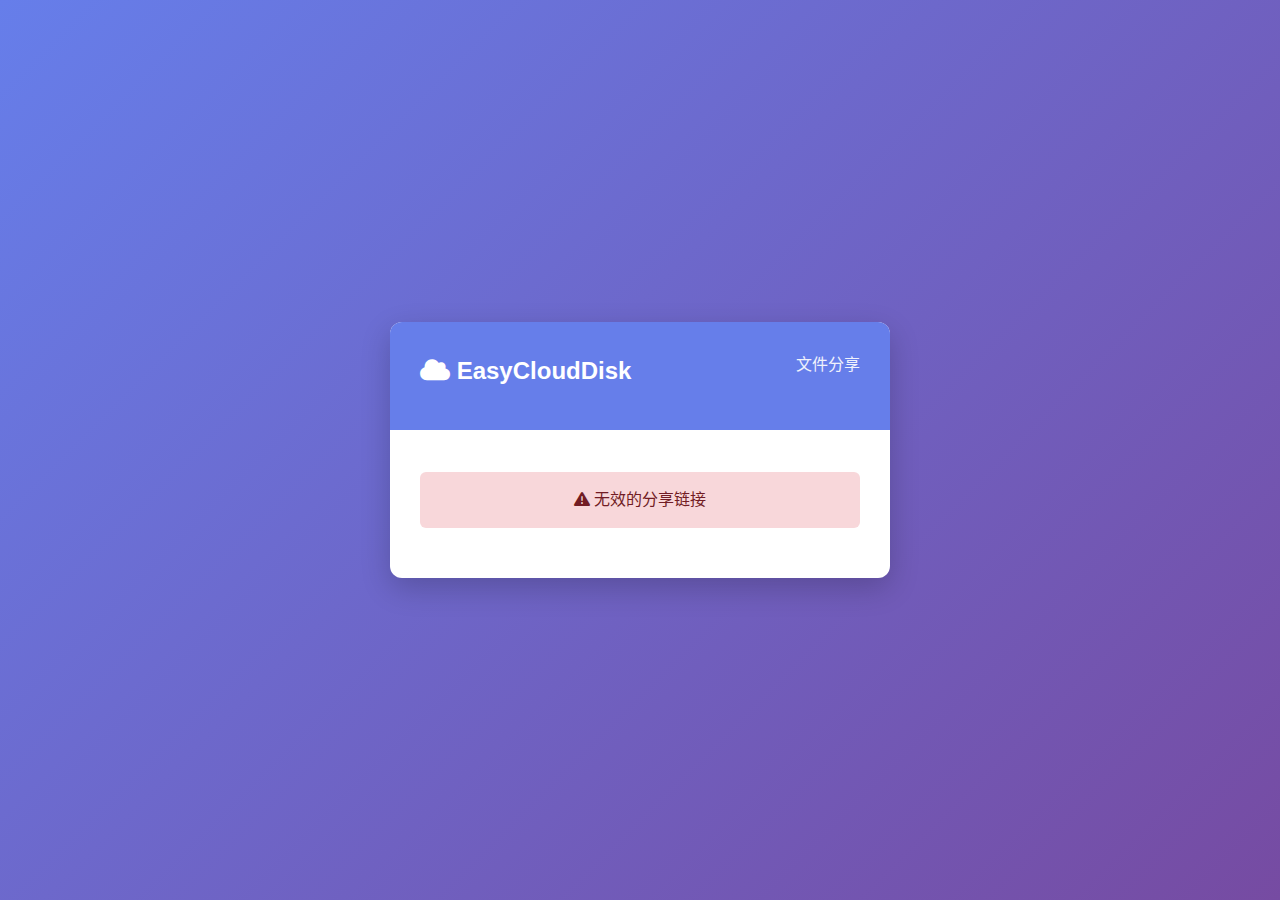
<file: frontend/share.html>
<!DOCTYPE html>
<html lang="zh-CN">
<head>
    <meta charset="UTF-8">
    <meta name="viewport" content="width=device-width, initial-scale=1.0">
    <title>文件分享 - EasyCloudDisk</title>
    <link rel="stylesheet" href="css/main.css">
    <link rel="stylesheet" href="https://cdnjs.cloudflare.com/ajax/libs/font-awesome/6.4.0/css/all.min.css">
    <style>
        .share-page {
            min-height: 100vh;
            background: linear-gradient(135deg, #667eea 0%, #764ba2 100%);
            display: flex;
            align-items: center;
            justify-content: center;
            padding: 20px;
        }
        
        .share-container {
            background: white;
            border-radius: 12px;
            box-shadow: 0 10px 30px rgba(0, 0, 0, 0.2);
            max-width: 500px;
            width: 100%;
            overflow: hidden;
        }
        
        .share-header {
            background: #667eea;
            color: white;
            padding: 30px;
            text-align: center;
        }
        
        .share-header h1 {
            margin: 0 0 10px 0;
            font-size: 24px;
        }
        
        .share-header p {
            margin: 0;
            opacity: 0.9;
        }
        
        .share-content {
            padding: 30px;
        }
        
        .file-info {
            display: flex;
            align-items: center;
            padding: 20px;
            background: #f8f9fa;
            border-radius: 8px;
            margin-bottom: 20px;
        }
        
        .file-icon {
            font-size: 48px;
            color: #667eea;
            margin-right: 20px;
        }
        
        .file-details h3 {
            margin: 0 0 5px 0;
            color: #333;
        }
        
        .file-meta {
            color: #666;
            font-size: 14px;
        }
        
        .password-form {
            margin-bottom: 20px;
        }
        
        .download-section {
            text-align: center;
        }
        
        .download-btn {
            background: #28a745;
            color: white;
            border: none;
            padding: 12px 30px;
            border-radius: 6px;
            font-size: 16px;
            cursor: pointer;
            display: inline-flex;
            align-items: center;
            gap: 8px;
            transition: background-color 0.3s;
        }
        
        .download-btn:hover {
            background: #218838;
        }
        
        .download-btn:disabled {
            background: #6c757d;
            cursor: not-allowed;
        }
        
        .share-info {
            background: #e9ecef;
            padding: 15px;
            border-radius: 6px;
            margin-top: 20px;
            font-size: 14px;
            color: #666;
        }
        
        .error-message {
            background: #f8d7da;
            color: #721c24;
            padding: 15px;
            border-radius: 6px;
            margin-bottom: 20px;
            text-align: center;
        }
        
        .loading {
            text-align: center;
            padding: 40px;
            color: #666;
        }
        
        .spinner {
            display: inline-block;
            width: 20px;
            height: 20px;
            border: 3px solid #f3f3f3;
            border-top: 3px solid #667eea;
            border-radius: 50%;
            animation: spin 1s linear infinite;
            margin-right: 10px;
        }
        
        @keyframes spin {
            0% { transform: rotate(0deg); }
            100% { transform: rotate(360deg); }
        }
    </style>
</head>
<body>
    <div class="share-page">
        <div class="share-container">
            <div class="share-header">
                <h1><i class="fas fa-cloud"></i> EasyCloudDisk</h1>
                <p>文件分享</p>
            </div>
            
            <div class="share-content">
                <div id="loadingSection" class="loading">
                    <div class="spinner"></div>
                    加载中...
                </div>
                
                <div id="errorSection" class="error-message" style="display: none;">
                    <i class="fas fa-exclamation-triangle"></i>
                    <span id="errorMessage"></span>
                </div>
                
                <div id="shareSection" style="display: none;">
                    <div class="file-info">
                        <div class="file-icon">
                            <i id="fileIcon" class="fas fa-file"></i>
                        </div>
                        <div class="file-details">
                            <h3 id="fileName"></h3>
                            <div class="file-meta">
                                <span id="fileSize"></span>
                                <span id="shareInfo"></span>
                            </div>
                        </div>
                    </div>
                    
                    <div id="passwordSection" class="password-form" style="display: none;">
                        <div class="form-group">
                            <label for="sharePassword">
                                <i class="fas fa-lock"></i> 请输入访问密码
                            </label>
                            <input type="password" id="sharePassword" class="form-control" placeholder="输入密码">
                        </div>
                        <button class="btn btn-primary btn-block" onclick="shareViewer.validatePassword()">
                            <i class="fas fa-unlock"></i> 验证密码
                        </button>
                    </div>
                    
                    <div id="downloadSection" class="download-section" style="display: none;">
                        <button id="downloadBtn" class="download-btn" onclick="shareViewer.downloadFile()">
                            <i class="fas fa-download"></i>
                            下载文件
                        </button>
                        
                        <div class="share-info">
                            <div><i class="fas fa-user"></i> 分享者：<span id="ownerEmail"></span></div>
                            <div><i class="fas fa-download"></i> 下载次数：<span id="downloadCount"></span></div>
                            <div id="expiresInfo" style="display: none;">
                                <i class="fas fa-clock"></i> 过期时间：<span id="expiresAt"></span>
                            </div>
                        </div>
                    </div>
                </div>
            </div>
        </div>
    </div>

    <script src="js/config.js"></script>
    <script src="js/utils.js"></script>
    <script>
        // 分享查看器
        const shareViewer = {
            shareId: null,
            shareData: null,
            
            init() {
                // 从URL获取分享ID
                const urlParams = new URLSearchParams(window.location.search);
                this.shareId = urlParams.get('id');
                
                if (!this.shareId) {
                    this.showError('无效的分享链接');
                    return;
                }
                
                this.loadShareInfo();
            },
            
            async loadShareInfo() {
                try {
                    const response = await fetch(`${CONFIG.API_BASE_URL}/shares/${this.shareId}/info`);
                    const result = await response.json();
                    
                    if (result.success) {
                        this.shareData = result.data;
                        this.renderShareInfo();
                    } else {
                        this.showError(result.message || '分享不存在或已过期');
                    }
                } catch (error) {
                    console.error('加载分享信息失败:', error);
                    this.showError('加载失败，请稍后重试');
                }
            },
            
            renderShareInfo() {
                document.getElementById('loadingSection').style.display = 'none';
                document.getElementById('shareSection').style.display = 'block';
                
                // 设置文件信息
                document.getElementById('fileName').textContent = this.shareData.fileName;
                document.getElementById('fileSize').textContent = this.formatFileSize(this.shareData.fileSize || 0);
                document.getElementById('ownerEmail').textContent = this.shareData.ownerEmail;
                document.getElementById('downloadCount').textContent = 
                    `${this.shareData.downloadCount}/${this.shareData.maxDownloads || '∞'}`;
                
                // 设置文件图标
                const fileIcon = document.getElementById('fileIcon');
                fileIcon.className = 'fas ' + this.getFileIcon(this.shareData.fileName);
                
                // 显示过期时间
                if (this.shareData.expiresAt) {
                    document.getElementById('expiresInfo').style.display = 'block';
                    document.getElementById('expiresAt').textContent = 
                        new Date(this.shareData.expiresAt).toLocaleString();
                }
                
                // 检查是否需要密码
                if (this.shareData.hasPassword) {
                    document.getElementById('passwordSection').style.display = 'block';
                } else {
                    document.getElementById('downloadSection').style.display = 'block';
                }
            },
            
            async validatePassword() {
                const password = document.getElementById('sharePassword').value;
                if (!password) {
                    alert('请输入密码');
                    return;
                }
                
                try {
                    const response = await fetch(`${CONFIG.API_BASE_URL}/shares/${this.shareId}/validate`, {
                        method: 'POST',
                        headers: {
                            'Content-Type': 'application/json'
                        },
                        body: JSON.stringify({ password })
                    });
                    
                    const result = await response.json();
                    
                    if (result.success && result.data.valid) {
                        document.getElementById('passwordSection').style.display = 'none';
                        document.getElementById('downloadSection').style.display = 'block';
                    } else {
                        alert('密码错误');
                    }
                } catch (error) {
                    console.error('验证密码失败:', error);
                    alert('验证失败，请稍后重试');
                }
            },
            
            async downloadFile() {
                const password = document.getElementById('sharePassword').value;
                const downloadBtn = document.getElementById('downloadBtn');
                
                downloadBtn.disabled = true;
                downloadBtn.innerHTML = '<i class="fas fa-spinner fa-spin"></i> 下载中...';
                
                try {
                    const url = `${CONFIG.API_BASE_URL}/shares/${this.shareId}/download` + 
                               (password ? `?password=${encodeURIComponent(password)}` : '');
                    
                    const response = await fetch(url);
                    
                    if (response.ok) {
                        const blob = await response.blob();
                        const downloadUrl = window.URL.createObjectURL(blob);
                        const a = document.createElement('a');
                        a.href = downloadUrl;
                        a.download = this.shareData.fileName;
                        document.body.appendChild(a);
                        a.click();
                        document.body.removeChild(a);
                        window.URL.revokeObjectURL(downloadUrl);
                        
                        // 更新下载次数
                        this.shareData.downloadCount++;
                        document.getElementById('downloadCount').textContent = 
                            `${this.shareData.downloadCount}/${this.shareData.maxDownloads || '∞'}`;
                    } else {
                        const result = await response.json();
                        alert(result.message || '下载失败');
                    }
                } catch (error) {
                    console.error('下载失败:', error);
                    alert('下载失败，请稍后重试');
                } finally {
                    downloadBtn.disabled = false;
                    downloadBtn.innerHTML = '<i class="fas fa-download"></i> 下载文件';
                }
            },
            
            showError(message) {
                document.getElementById('loadingSection').style.display = 'none';
                document.getElementById('errorSection').style.display = 'block';
                document.getElementById('errorMessage').textContent = message;
            },
            
            getFileIcon(fileName) {
                const ext = fileName.split('.').pop().toLowerCase();
                const iconMap = {
                    // 图片
                    'jpg': 'fa-image', 'jpeg': 'fa-image', 'png': 'fa-image', 'gif': 'fa-image', 'bmp': 'fa-image',
                    // 视频
                    'mp4': 'fa-video', 'avi': 'fa-video', 'mov': 'fa-video', 'wmv': 'fa-video', 'flv': 'fa-video',
                    // 音频
                    'mp3': 'fa-music', 'wav': 'fa-music', 'flac': 'fa-music', 'aac': 'fa-music',
                    // 文档
                    'pdf': 'fa-file-pdf', 'doc': 'fa-file-word', 'docx': 'fa-file-word',
                    'xls': 'fa-file-excel', 'xlsx': 'fa-file-excel',
                    'ppt': 'fa-file-powerpoint', 'pptx': 'fa-file-powerpoint',
                    'txt': 'fa-file-alt',
                    // 压缩包
                    'zip': 'fa-file-archive', 'rar': 'fa-file-archive', '7z': 'fa-file-archive',
                    // 代码
                    'js': 'fa-file-code', 'html': 'fa-file-code', 'css': 'fa-file-code', 'java': 'fa-file-code',
                    'py': 'fa-file-code', 'cpp': 'fa-file-code', 'c': 'fa-file-code'
                };
                return iconMap[ext] || 'fa-file';
            },
            
            formatFileSize(bytes) {
                if (bytes === 0) return '0 B';
                const k = 1024;
                const sizes = ['B', 'KB', 'MB', 'GB', 'TB'];
                const i = Math.floor(Math.log(bytes) / Math.log(k));
                return parseFloat((bytes / Math.pow(k, i)).toFixed(2)) + ' ' + sizes[i];
            }
        };
        
        // 页面加载完成后初始化
        document.addEventListener('DOMContentLoaded', () => {
            shareViewer.init();
        });
    </script>
</body>
</html>
</file>
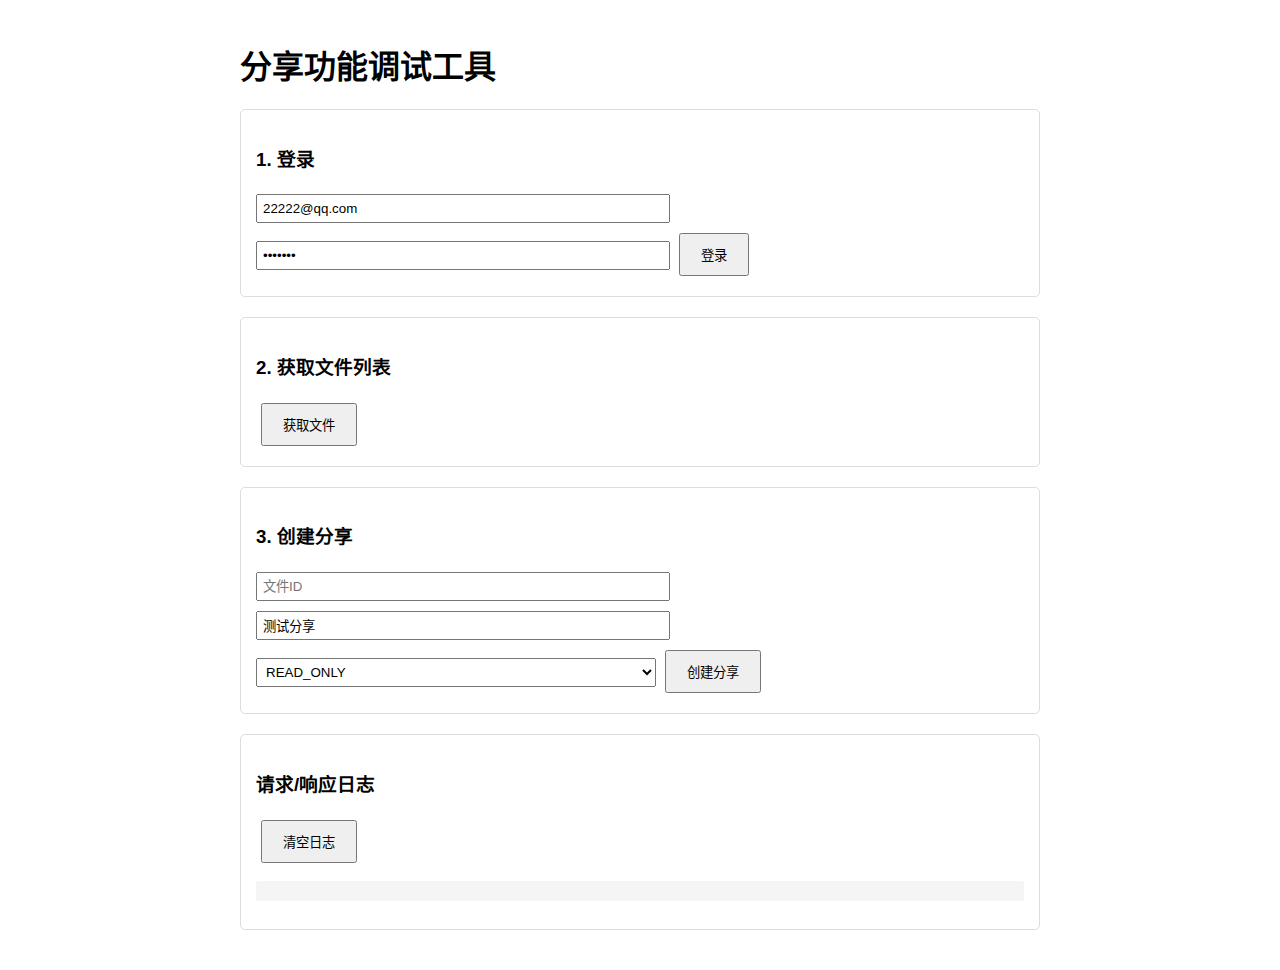
<file: frontend/test-share-debug.html>
<!DOCTYPE html>
<html lang="zh-CN">
<head>
    <meta charset="UTF-8">
    <meta name="viewport" content="width=device-width, initial-scale=1.0">
    <title>分享功能调试</title>
    <style>
        body { font-family: Arial, sans-serif; padding: 20px; max-width: 800px; margin: 0 auto; }
        .section { margin: 20px 0; padding: 15px; border: 1px solid #ddd; border-radius: 5px; }
        button { padding: 10px 20px; margin: 5px; cursor: pointer; }
        pre { background: #f5f5f5; padding: 10px; border-radius: 3px; overflow-x: auto; }
        input, select { padding: 5px; margin: 5px 0; width: 100%; max-width: 400px; }
        .error { color: red; }
        .success { color: green; }
    </style>
</head>
<body>
    <h1>分享功能调试工具</h1>
    
    <div class="section">
        <h3>1. 登录</h3>
        <input type="email" id="email" placeholder="邮箱" value="22222@qq.com">
        <input type="password" id="password" placeholder="密码" value="test123">
        <button onclick="login()">登录</button>
        <div id="loginResult"></div>
    </div>
    
    <div class="section">
        <h3>2. 获取文件列表</h3>
        <button onclick="getFiles()">获取文件</button>
        <div id="filesResult"></div>
    </div>
    
    <div class="section">
        <h3>3. 创建分享</h3>
        <input type="text" id="fileId" placeholder="文件ID">
        <input type="text" id="shareName" placeholder="分享名称" value="测试分享">
        <select id="permission">
            <option value="READ_ONLY">READ_ONLY</option>
            <option value="DOWNLOAD_ONLY">DOWNLOAD_ONLY</option>
            <option value="READ_WRITE">READ_WRITE</option>
        </select>
        <button onclick="createShare()">创建分享</button>
        <div id="shareResult"></div>
    </div>
    
    <div class="section">
        <h3>请求/响应日志</h3>
        <button onclick="clearLog()">清空日志</button>
        <pre id="log"></pre>
    </div>

    <script>
        const API_BASE_URL = 'http://localhost:8080/api';
        let token = '';
        
        function log(message, isError = false) {
            const logEl = document.getElementById('log');
            const timestamp = new Date().toLocaleTimeString();
            const className = isError ? 'error' : 'success';
            logEl.innerHTML += `<span class="${className}">[${timestamp}] ${message}</span>\n`;
            logEl.scrollTop = logEl.scrollHeight;
        }
        
        function clearLog() {
            document.getElementById('log').innerHTML = '';
        }
        
        async function login() {
            const email = document.getElementById('email').value;
            const password = document.getElementById('password').value;
            
            log(`发送登录请求: ${email}`);
            
            try {
                const response = await fetch(`${API_BASE_URL}/auth/login`, {
                    method: 'POST',
                    headers: { 'Content-Type': 'application/json' },
                    body: JSON.stringify({ email, password })
                });
                
                const data = await response.json();
                log(`登录响应: ${JSON.stringify(data)}`);
                
                if (data.success && data.data.token) {
                    token = data.data.token;
                    document.getElementById('loginResult').innerHTML = 
                        `<span class="success">登录成功! Token: ${token.substring(0, 20)}...</span>`;
                    log(`Token已保存`, false);
                } else {
                    throw new Error(data.message || '登录失败');
                }
            } catch (error) {
                log(`登录失败: ${error.message}`, true);
                document.getElementById('loginResult').innerHTML = 
                    `<span class="error">登录失败: ${error.message}</span>`;
            }
        }
        
        async function getFiles() {
            if (!token) {
                alert('请先登录!');
                return;
            }
            
            log('获取文件列表...');
            
            try {
                const response = await fetch(`${API_BASE_URL}/files?path=/`, {
                    method: 'GET',
                    headers: { 
                        'Authorization': `Bearer ${token}`,
                        'Content-Type': 'application/json'
                    }
                });
                
                const data = await response.json();
                log(`文件列表响应: ${JSON.stringify(data)}`);
                
                if (data.success && data.data && data.data.length > 0) {
                    const filesHtml = data.data.map(file => 
                        `<div>${file.name} (ID: ${file.fileId}) <button onclick="document.getElementById('fileId').value='${file.fileId}'">选择</button></div>`
                    ).join('');
                    document.getElementById('filesResult').innerHTML = filesHtml;
                } else {
                    document.getElementById('filesResult').innerHTML = '没有文件';
                }
            } catch (error) {
                log(`获取文件失败: ${error.message}`, true);
                document.getElementById('filesResult').innerHTML = 
                    `<span class="error">获取文件失败: ${error.message}</span>`;
            }
        }
        
        async function createShare() {
            if (!token) {
                alert('请先登录!');
                return;
            }
            
            const fileId = document.getElementById('fileId').value;
            if (!fileId) {
                alert('请输入文件ID!');
                return;
            }
            
            const shareData = {
                shareName: document.getElementById('shareName').value,
                shareDescription: '测试分享描述',
                permission: document.getElementById('permission').value,
                password: null,
                expiresAt: null,
                maxDownloads: null
            };
            
            log(`准备创建分享 - 文件ID: ${fileId}`);
            log(`请求数据: ${JSON.stringify(shareData, null, 2)}`);
            
            try {
                const url = `${API_BASE_URL}/files/${fileId}/share`;
                log(`请求URL: ${url}`);
                
                const response = await fetch(url, {
                    method: 'POST',
                    headers: { 
                        'Authorization': `Bearer ${token}`,
                        'Content-Type': 'application/json'
                    },
                    body: JSON.stringify(shareData)
                });
                
                log(`响应状态: ${response.status} ${response.statusText}`);
                
                const responseText = await response.text();
                log(`响应原始内容: ${responseText}`);
                
                let data;
                try {
                    data = JSON.parse(responseText);
                } catch (e) {
                    data = { message: responseText };
                }
                
                if (response.ok && data.success) {
                    document.getElementById('shareResult').innerHTML = 
                        `<span class="success">分享创建成功!<br>分享链接: ${data.data.shareLink || '未返回'}</span>`;
                    log(`分享创建成功: ${JSON.stringify(data)}`, false);
                } else {
                    throw new Error(data.message || `HTTP ${response.status}`);
                }
            } catch (error) {
                log(`创建分享失败: ${error.message}`, true);
                document.getElementById('shareResult').innerHTML = 
                    `<span class="error">创建分享失败: ${error.message}</span>`;
            }
        }
    </script>
</body>
</html>
</file>
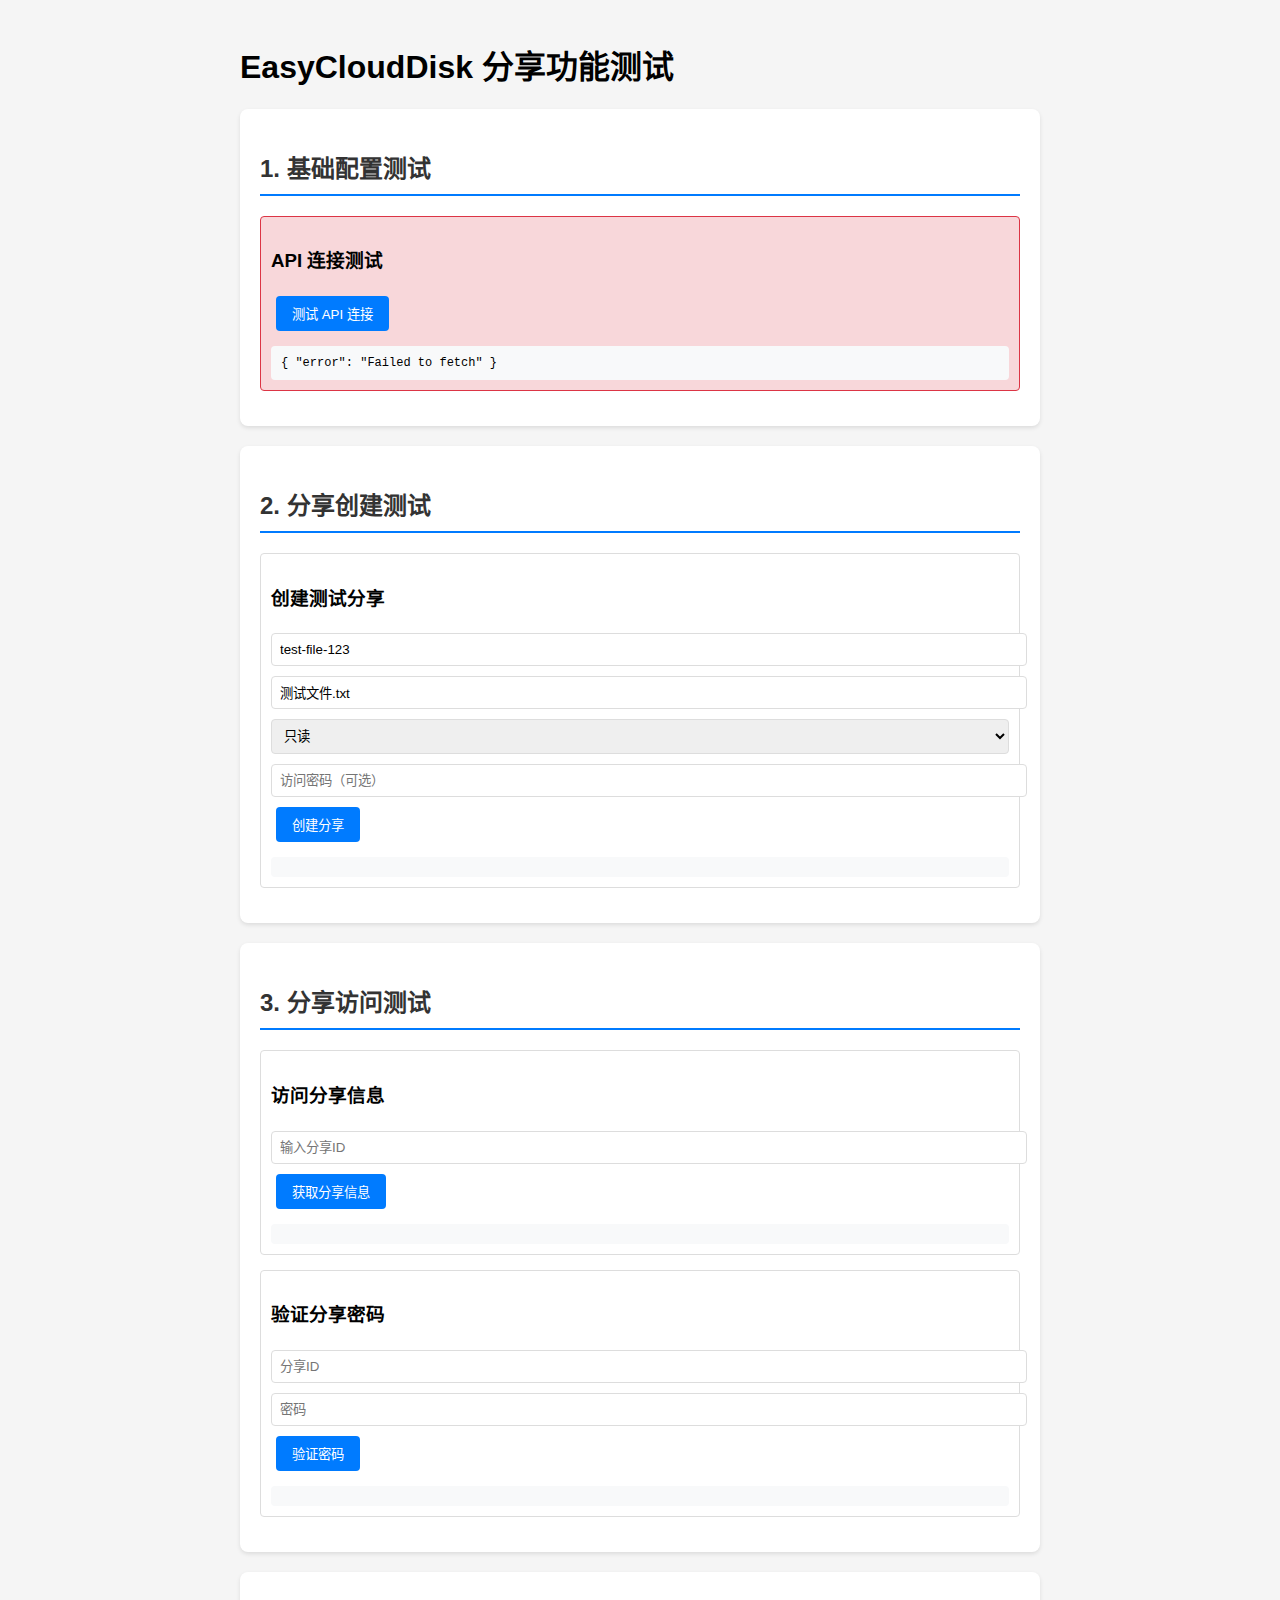
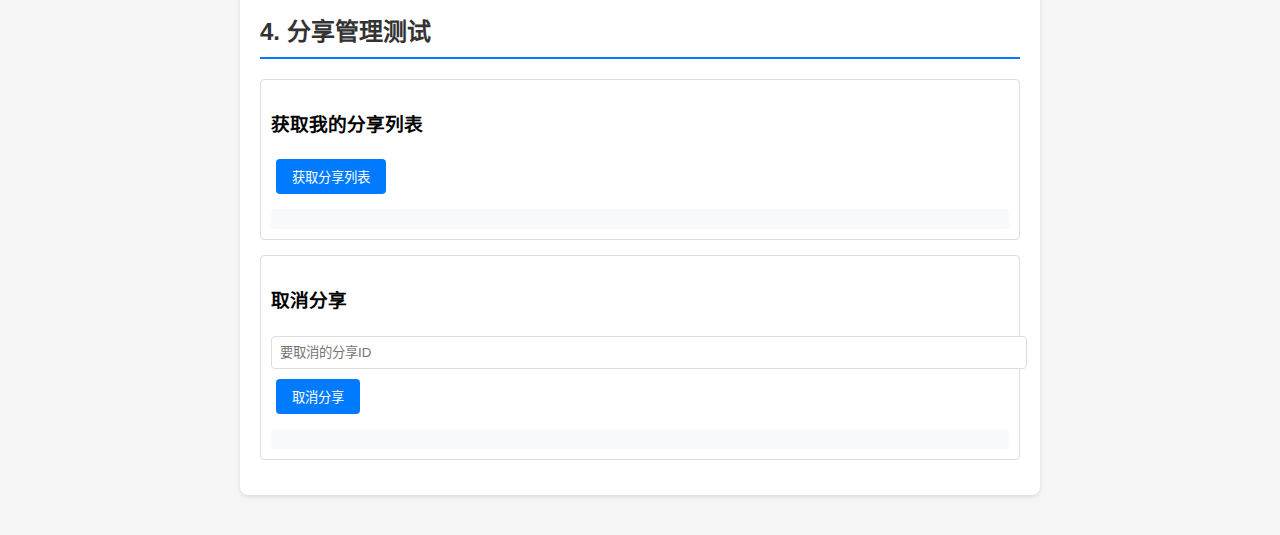
<file: frontend/test-share.html>
<!DOCTYPE html>
<html lang="zh-CN">
<head>
    <meta charset="UTF-8">
    <meta name="viewport" content="width=device-width, initial-scale=1.0">
    <title>分享功能测试 - EasyCloudDisk</title>
    <style>
        body {
            font-family: Arial, sans-serif;
            max-width: 800px;
            margin: 0 auto;
            padding: 20px;
            background: #f5f5f5;
        }
        .test-section {
            background: white;
            padding: 20px;
            margin: 20px 0;
            border-radius: 8px;
            box-shadow: 0 2px 4px rgba(0,0,0,0.1);
        }
        .test-section h2 {
            color: #333;
            border-bottom: 2px solid #007bff;
            padding-bottom: 10px;
        }
        .test-item {
            margin: 15px 0;
            padding: 10px;
            border: 1px solid #ddd;
            border-radius: 4px;
        }
        .test-item.success {
            border-color: #28a745;
            background: #d4edda;
        }
        .test-item.error {
            border-color: #dc3545;
            background: #f8d7da;
        }
        button {
            background: #007bff;
            color: white;
            border: none;
            padding: 8px 16px;
            border-radius: 4px;
            cursor: pointer;
            margin: 5px;
        }
        button:hover {
            background: #0056b3;
        }
        input, textarea, select {
            width: 100%;
            padding: 8px;
            margin: 5px 0;
            border: 1px solid #ddd;
            border-radius: 4px;
        }
        .result {
            margin-top: 10px;
            padding: 10px;
            background: #f8f9fa;
            border-radius: 4px;
            font-family: monospace;
            font-size: 12px;
        }
    </style>
</head>
<body>
    <h1>EasyCloudDisk 分享功能测试</h1>
    
    <div class="test-section">
        <h2>1. 基础配置测试</h2>
        <div class="test-item">
            <h3>API 连接测试</h3>
            <button onclick="testApiConnection()">测试 API 连接</button>
            <div id="apiResult" class="result"></div>
        </div>
    </div>

    <div class="test-section">
        <h2>2. 分享创建测试</h2>
        <div class="test-item">
            <h3>创建测试分享</h3>
            <input type="text" id="testFileId" placeholder="输入文件ID (测试用)" value="test-file-123">
            <input type="text" id="testFileName" placeholder="文件名" value="测试文件.txt">
            <select id="testPermission">
                <option value="READ_ONLY">只读</option>
                <option value="DOWNLOAD_ONLY">仅下载</option>
                <option value="READ_WRITE">读写</option>
            </select>
            <input type="password" id="testPassword" placeholder="访问密码（可选）">
            <button onclick="testCreateShare()">创建分享</button>
            <div id="createShareResult" class="result"></div>
        </div>
    </div>

    <div class="test-section">
        <h2>3. 分享访问测试</h2>
        <div class="test-item">
            <h3>访问分享信息</h3>
            <input type="text" id="testShareId" placeholder="输入分享ID">
            <button onclick="testGetShareInfo()">获取分享信息</button>
            <div id="shareInfoResult" class="result"></div>
        </div>
        
        <div class="test-item">
            <h3>验证分享密码</h3>
            <input type="text" id="validateShareId" placeholder="分享ID">
            <input type="password" id="validatePassword" placeholder="密码">
            <button onclick="testValidatePassword()">验证密码</button>
            <div id="validateResult" class="result"></div>
        </div>
    </div>

    <div class="test-section">
        <h2>4. 分享管理测试</h2>
        <div class="test-item">
            <h3>获取我的分享列表</h3>
            <button onclick="testGetMyShares()">获取分享列表</button>
            <div id="mySharesResult" class="result"></div>
        </div>
        
        <div class="test-item">
            <h3>取消分享</h3>
            <input type="text" id="cancelShareId" placeholder="要取消的分享ID">
            <button onclick="testCancelShare()">取消分享</button>
            <div id="cancelResult" class="result"></div>
        </div>
    </div>

    <script src="js/config.js"></script>
    <script>
        // 简化的API客户端
        class TestApiClient {
            constructor(baseURL) {
                this.baseURL = baseURL;
            }

            async request(endpoint, options = {}) {
                const url = `${this.baseURL}${endpoint}`;
                const headers = {
                    'Content-Type': 'application/json',
                    ...options.headers
                };

                try {
                    const response = await fetch(url, {
                        ...options,
                        headers
                    });

                    const data = await response.json();
                    return { response, data };
                } catch (error) {
                    return { error: error.message };
                }
            }

            async get(endpoint) {
                return this.request(endpoint, { method: 'GET' });
            }

            async post(endpoint, body) {
                return this.request(endpoint, {
                    method: 'POST',
                    body: JSON.stringify(body)
                });
            }

            async delete(endpoint) {
                return this.request(endpoint, { method: 'DELETE' });
            }
        }

        const testApi = new TestApiClient(CONFIG.API_BASE_URL);

        function displayResult(elementId, result) {
            const element = document.getElementById(elementId);
            element.textContent = JSON.stringify(result, null, 2);
            
            // 根据结果设置样式
            const testItem = element.closest('.test-item');
            testItem.classList.remove('success', 'error');
            
            if (result.error) {
                testItem.classList.add('error');
            } else if (result.data && result.data.success) {
                testItem.classList.add('success');
            }
        }

        async function testApiConnection() {
            console.log('测试 API 连接...');
            const result = await testApi.get('/health');
            displayResult('apiResult', result);
        }

        async function testCreateShare() {
            const shareData = {
                shareName: document.getElementById('testFileName').value,
                shareDescription: '这是一个测试分享',
                permission: document.getElementById('testPermission').value,
                password: document.getElementById('testPassword').value || null,
                expiresAt: null,
                maxDownloads: null
            };

            const fileId = document.getElementById('testFileId').value;
            console.log('创建分享...', { fileId, shareData });
            
            const result = await testApi.post(`/files/${fileId}/share`, shareData);
            displayResult('createShareResult', result);
            
            // 如果成功，保存分享ID用于后续测试
            if (result.data && result.data.success) {
                document.getElementById('testShareId').value = result.data.data.shareId;
                document.getElementById('validateShareId').value = result.data.data.shareId;
                document.getElementById('cancelShareId').value = result.data.data.shareId;
            }
        }

        async function testGetShareInfo() {
            const shareId = document.getElementById('testShareId').value;
            if (!shareId) {
                alert('请输入分享ID');
                return;
            }

            console.log('获取分享信息...', shareId);
            const result = await testApi.get(`/shares/${shareId}/info`);
            displayResult('shareInfoResult', result);
        }

        async function testValidatePassword() {
            const shareId = document.getElementById('validateShareId').value;
            const password = document.getElementById('validatePassword').value;
            
            if (!shareId) {
                alert('请输入分享ID');
                return;
            }

            console.log('验证密码...', { shareId, password });
            const result = await testApi.post(`/shares/${shareId}/validate`, { password });
            displayResult('validateResult', result);
        }

        async function testGetMyShares() {
            console.log('获取我的分享列表...');
            const result = await testApi.get('/shares');
            displayResult('mySharesResult', result);
        }

        async function testCancelShare() {
            const shareId = document.getElementById('cancelShareId').value;
            if (!shareId) {
                alert('请输入分享ID');
                return;
            }

            if (!confirm('确定要取消这个分享吗？')) {
                return;
            }

            console.log('取消分享...', shareId);
            const result = await testApi.delete(`/shares/${shareId}`);
            displayResult('cancelResult', result);
        }

        // 页面加载时自动测试API连接
        window.addEventListener('load', () => {
            testApiConnection();
        });
    </script>
</body>
</html>
</file>
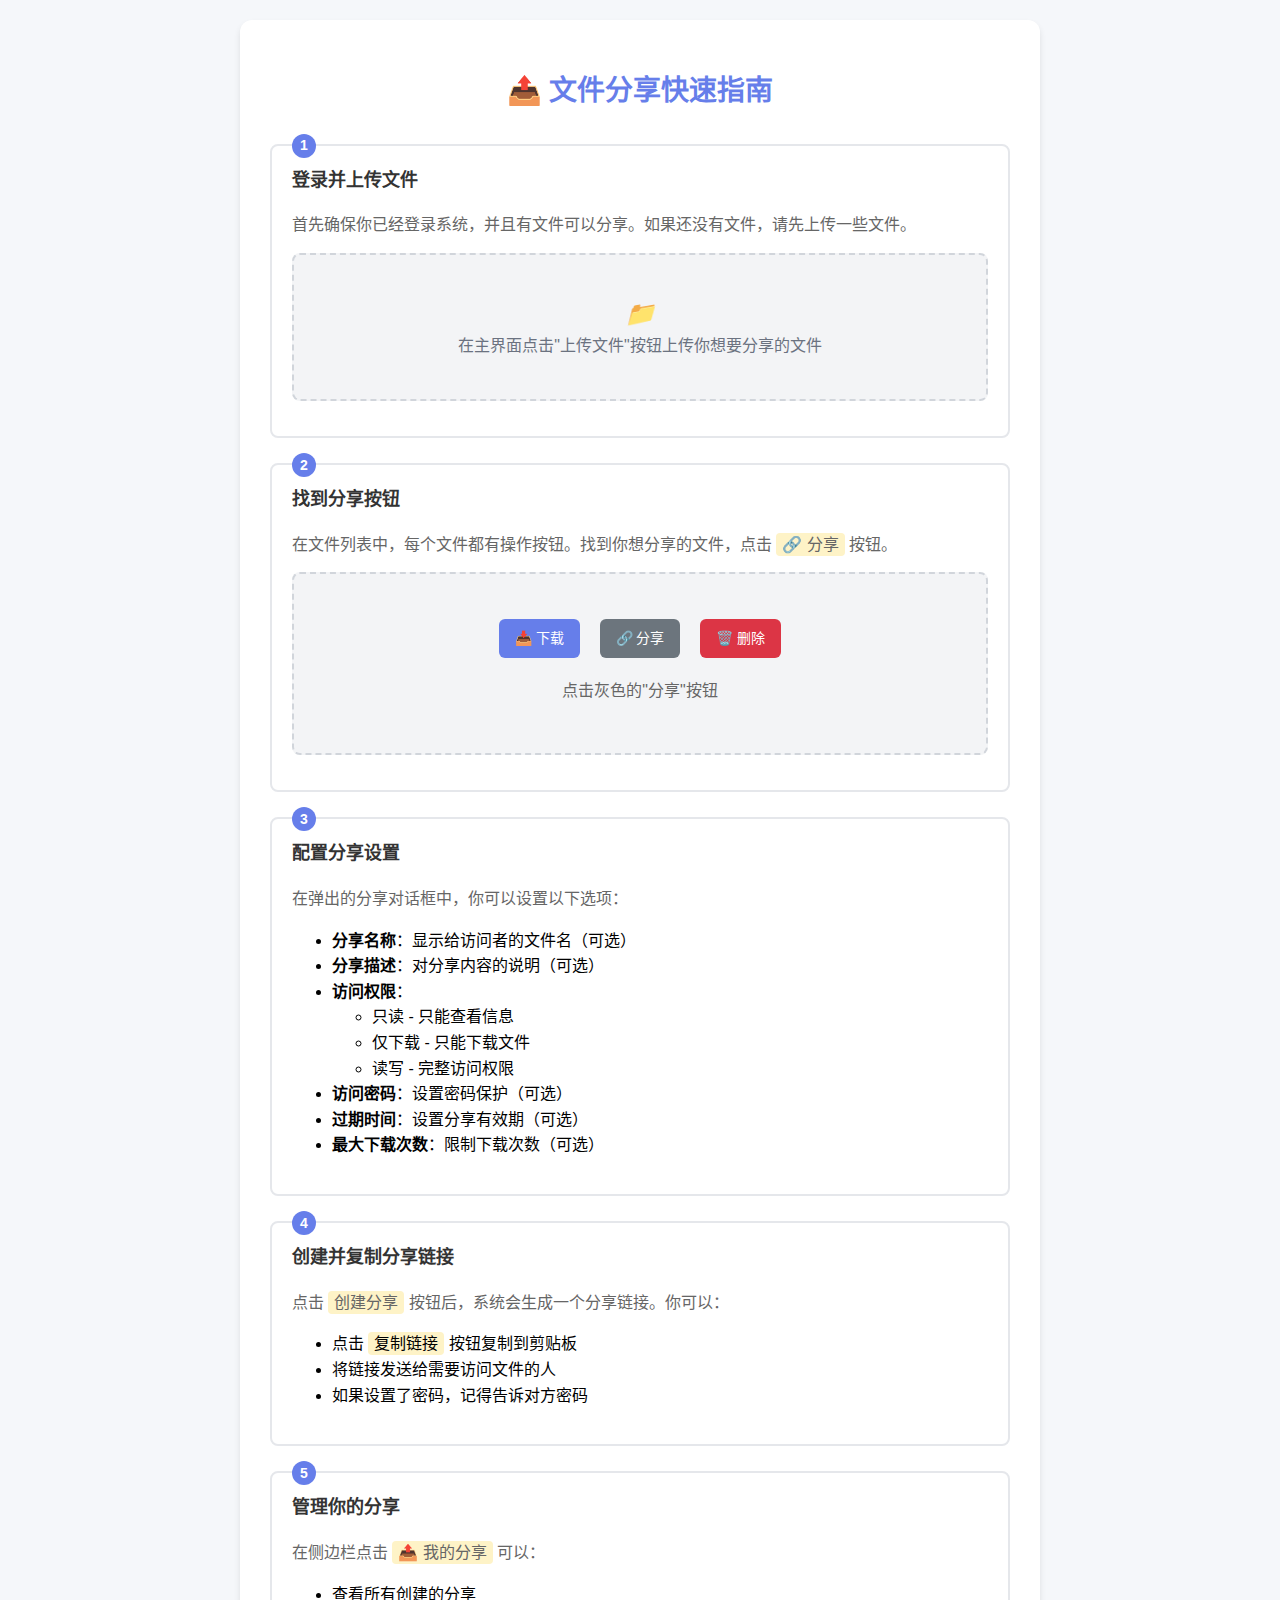
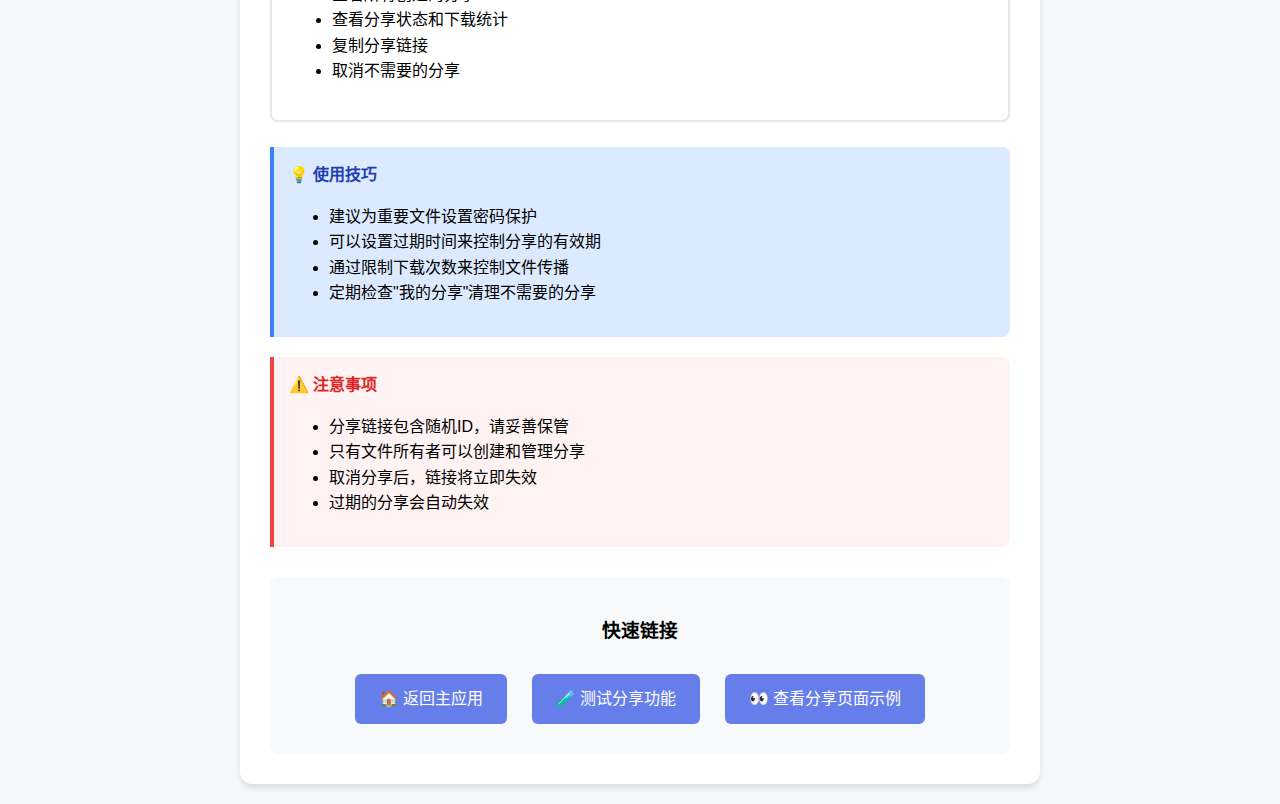
<file: frontend/分享功能快速指南.html>
<!DOCTYPE html>
<html lang="zh-CN">
<head>
    <meta charset="UTF-8">
    <meta name="viewport" content="width=device-width, initial-scale=1.0">
    <title>文件分享快速指南 - EasyCloudDisk</title>
    <style>
        body {
            font-family: -apple-system, BlinkMacSystemFont, 'Segoe UI', sans-serif;
            max-width: 800px;
            margin: 0 auto;
            padding: 20px;
            line-height: 1.6;
            background: #f5f7fa;
        }
        
        .guide-container {
            background: white;
            border-radius: 12px;
            padding: 30px;
            box-shadow: 0 4px 6px rgba(0, 0, 0, 0.1);
        }
        
        h1 {
            color: #667eea;
            text-align: center;
            margin-bottom: 30px;
            font-size: 28px;
        }
        
        .step {
            margin: 25px 0;
            padding: 20px;
            border: 2px solid #e5e7eb;
            border-radius: 8px;
            position: relative;
        }
        
        .step-number {
            position: absolute;
            top: -12px;
            left: 20px;
            background: #667eea;
            color: white;
            width: 24px;
            height: 24px;
            border-radius: 50%;
            display: flex;
            align-items: center;
            justify-content: center;
            font-weight: bold;
            font-size: 14px;
        }
        
        .step h3 {
            margin-top: 0;
            color: #333;
            font-size: 18px;
        }
        
        .step p {
            margin: 10px 0;
            color: #666;
        }
        
        .highlight {
            background: #fef3c7;
            padding: 3px 6px;
            border-radius: 4px;
            font-weight: 500;
        }
        
        .screenshot-placeholder {
            background: #f3f4f6;
            border: 2px dashed #d1d5db;
            border-radius: 8px;
            padding: 40px;
            text-align: center;
            color: #6b7280;
            margin: 15px 0;
        }
        
        .tips {
            background: #dbeafe;
            border-left: 4px solid #3b82f6;
            padding: 15px;
            margin: 20px 0;
            border-radius: 0 8px 8px 0;
        }
        
        .tips h4 {
            margin: 0 0 10px 0;
            color: #1e40af;
        }
        
        .warning {
            background: #fef2f2;
            border-left: 4px solid #ef4444;
            padding: 15px;
            margin: 20px 0;
            border-radius: 0 8px 8px 0;
        }
        
        .warning h4 {
            margin: 0 0 10px 0;
            color: #dc2626;
        }
        
        .button-demo {
            display: inline-block;
            background: #667eea;
            color: white;
            padding: 8px 16px;
            border-radius: 6px;
            text-decoration: none;
            font-size: 14px;
            margin: 5px;
        }
        
        .button-demo.secondary {
            background: #6c757d;
        }
        
        .quick-links {
            background: #f8f9fa;
            padding: 20px;
            border-radius: 8px;
            margin-top: 30px;
            text-align: center;
        }
        
        .quick-links a {
            display: inline-block;
            margin: 10px;
            padding: 12px 24px;
            background: #667eea;
            color: white;
            text-decoration: none;
            border-radius: 6px;
            font-weight: 500;
        }
        
        .quick-links a:hover {
            background: #5568d3;
        }
    </style>
</head>
<body>
    <div class="guide-container">
        <h1>📤 文件分享快速指南</h1>
        
        <div class="step">
            <div class="step-number">1</div>
            <h3>登录并上传文件</h3>
            <p>首先确保你已经登录系统，并且有文件可以分享。如果还没有文件，请先上传一些文件。</p>
            <div class="screenshot-placeholder">
                <i style="font-size: 24px;">📁</i><br>
                在主界面点击"上传文件"按钮上传你想要分享的文件
            </div>
        </div>
        
        <div class="step">
            <div class="step-number">2</div>
            <h3>找到分享按钮</h3>
            <p>在文件列表中，每个文件都有操作按钮。找到你想分享的文件，点击 <span class="highlight">🔗 分享</span> 按钮。</p>
            <div class="screenshot-placeholder">
                <div style="display: flex; gap: 10px; justify-content: center; align-items: center;">
                    <span class="button-demo">📥 下载</span>
                    <span class="button-demo secondary">🔗 分享</span>
                    <span class="button-demo" style="background: #dc3545;">🗑️ 删除</span>
                </div>
                <p style="margin-top: 15px;">点击灰色的"分享"按钮</p>
            </div>
        </div>
        
        <div class="step">
            <div class="step-number">3</div>
            <h3>配置分享设置</h3>
            <p>在弹出的分享对话框中，你可以设置以下选项：</p>
            <ul>
                <li><strong>分享名称</strong>：显示给访问者的文件名（可选）</li>
                <li><strong>分享描述</strong>：对分享内容的说明（可选）</li>
                <li><strong>访问权限</strong>：
                    <ul>
                        <li>只读 - 只能查看信息</li>
                        <li>仅下载 - 只能下载文件</li>
                        <li>读写 - 完整访问权限</li>
                    </ul>
                </li>
                <li><strong>访问密码</strong>：设置密码保护（可选）</li>
                <li><strong>过期时间</strong>：设置分享有效期（可选）</li>
                <li><strong>最大下载次数</strong>：限制下载次数（可选）</li>
            </ul>
        </div>
        
        <div class="step">
            <div class="step-number">4</div>
            <h3>创建并复制分享链接</h3>
            <p>点击 <span class="highlight">创建分享</span> 按钮后，系统会生成一个分享链接。你可以：</p>
            <ul>
                <li>点击 <span class="highlight">复制链接</span> 按钮复制到剪贴板</li>
                <li>将链接发送给需要访问文件的人</li>
                <li>如果设置了密码，记得告诉对方密码</li>
            </ul>
        </div>
        
        <div class="step">
            <div class="step-number">5</div>
            <h3>管理你的分享</h3>
            <p>在侧边栏点击 <span class="highlight">📤 我的分享</span> 可以：</p>
            <ul>
                <li>查看所有创建的分享</li>
                <li>查看分享状态和下载统计</li>
                <li>复制分享链接</li>
                <li>取消不需要的分享</li>
            </ul>
        </div>
        
        <div class="tips">
            <h4>💡 使用技巧</h4>
            <ul>
                <li>建议为重要文件设置密码保护</li>
                <li>可以设置过期时间来控制分享的有效期</li>
                <li>通过限制下载次数来控制文件传播</li>
                <li>定期检查"我的分享"清理不需要的分享</li>
            </ul>
        </div>
        
        <div class="warning">
            <h4>⚠️ 注意事项</h4>
            <ul>
                <li>分享链接包含随机ID，请妥善保管</li>
                <li>只有文件所有者可以创建和管理分享</li>
                <li>取消分享后，链接将立即失效</li>
                <li>过期的分享会自动失效</li>
            </ul>
        </div>
        
        <div class="quick-links">
            <h3>快速链接</h3>
            <a href="index.html">🏠 返回主应用</a>
            <a href="test-share.html">🧪 测试分享功能</a>
            <a href="share.html?id=demo">👀 查看分享页面示例</a>
        </div>
    </div>
    
    <script>
        // 简单的交互效果
        document.querySelectorAll('.step').forEach((step, index) => {
            step.addEventListener('click', () => {
                step.style.transform = 'scale(1.02)';
                step.style.boxShadow = '0 8px 25px rgba(102, 126, 234, 0.15)';
                setTimeout(() => {
                    step.style.transform = 'scale(1)';
                    step.style.boxShadow = 'none';
                }, 200);
            });
        });
    </script>
</body>
</html>
</file>
<file: frontend/css/main.css>
/* ==================== 全局样式 ==================== */
* {
    margin: 0;
    padding: 0;
    box-sizing: border-box;
}

:root {
    --primary-color: #667eea;
    --primary-dark: #5568d3;
    --secondary-color: #764ba2;
    --success-color: #10b981;
    --danger-color: #ef4444;
    --warning-color: #f59e0b;
    --info-color: #3b82f6;
    --bg-color: #f5f7fa;
    --surface-color: #ffffff;
    --text-primary: #1f2937;
    --text-secondary: #6b7280;
    --border-color: #e5e7eb;
    --shadow-sm: 0 1px 2px 0 rgba(0, 0, 0, 0.05);
    --shadow-md: 0 4px 6px -1px rgba(0, 0, 0, 0.1);
    --shadow-lg: 0 10px 15px -3px rgba(0, 0, 0, 0.1);
    --shadow-xl: 0 20px 25px -5px rgba(0, 0, 0, 0.1);
    --radius: 8px;
    --radius-lg: 12px;
}

body {
    font-family: -apple-system, BlinkMacSystemFont, 'Segoe UI', 'Roboto', 'Helvetica', 'Arial', sans-serif;
    background: var(--bg-color);
    color: var(--text-primary);
    line-height: 1.6;
}

/* ==================== 页面切换 ==================== */
.page {
    display: none;
    min-height: 100vh;
}

.page.active {
    display: block;
}

/* ==================== 加载屏幕 ==================== */
.loading-screen {
    position: fixed;
    top: 0;
    left: 0;
    right: 0;
    bottom: 0;
    background: var(--surface-color);
    display: flex;
    flex-direction: column;
    align-items: center;
    justify-content: center;
    z-index: 9999;
}

.loading-screen.hidden {
    display: none;
}

.spinner {
    width: 50px;
    height: 50px;
    border: 4px solid var(--border-color);
    border-top-color: var(--primary-color);
    border-radius: 50%;
    animation: spin 1s linear infinite;
}

@keyframes spin {
    to { transform: rotate(360deg); }
}

/* ==================== 认证页面 ==================== */
.auth-container {
    max-width: 420px;
    margin: 80px auto;
    padding: 40px;
    background: var(--surface-color);
    border-radius: var(--radius-lg);
    box-shadow: var(--shadow-xl);
}

.auth-header {
    text-align: center;
    margin-bottom: 40px;
}

.auth-header h1 {
    font-size: 32px;
    color: var(--primary-color);
    margin-bottom: 10px;
}

.auth-header p {
    color: var(--text-secondary);
    font-size: 14px;
}

.auth-form {
    display: none;
}

.auth-form.active {
    display: block;
}

.auth-form h2 {
    margin-bottom: 24px;
    color: var(--text-primary);
    font-size: 24px;
}

.form-group {
    margin-bottom: 20px;
}

.form-group label {
    display: block;
    margin-bottom: 8px;
    color: var(--text-primary);
    font-weight: 500;
    font-size: 14px;
}

.form-group label i {
    margin-right: 6px;
    color: var(--text-secondary);
}

.form-group input {
    width: 100%;
    padding: 12px 16px;
    border: 2px solid var(--border-color);
    border-radius: var(--radius);
    font-size: 14px;
    transition: all 0.3s;
}

.form-group input:focus {
    outline: none;
    border-color: var(--primary-color);
    box-shadow: 0 0 0 3px rgba(102, 126, 234, 0.1);
}

.auth-switch {
    text-align: center;
    margin-top: 20px;
    color: var(--text-secondary);
    font-size: 14px;
}

.auth-switch a {
    color: var(--primary-color);
    text-decoration: none;
    font-weight: 500;
}

.auth-switch a:hover {
    text-decoration: underline;
}

/* ==================== 按钮 ==================== */
.btn {
    padding: 10px 20px;
    border: none;
    border-radius: var(--radius);
    font-size: 14px;
    font-weight: 500;
    cursor: pointer;
    transition: all 0.3s;
    display: inline-flex;
    align-items: center;
    gap: 8px;
    text-decoration: none;
}

.btn:disabled {
    opacity: 0.5;
    cursor: not-allowed;
}

.btn-primary {
    background: linear-gradient(135deg, var(--primary-color) 0%, var(--secondary-color) 100%);
    color: white;
}

.btn-primary:hover:not(:disabled) {
    transform: translateY(-2px);
    box-shadow: var(--shadow-lg);
}

.btn-secondary {
    background: var(--surface-color);
    color: var(--text-primary);
    border: 2px solid var(--border-color);
}

.btn-secondary:hover:not(:disabled) {
    background: var(--bg-color);
    border-color: var(--primary-color);
}

.btn-danger {
    background: var(--danger-color);
    color: white;
}

.btn-danger:hover:not(:disabled) {
    background: #dc2626;
}

.btn-success {
    background: var(--success-color);
    color: white;
}

.btn-success:hover:not(:disabled) {
    background: #059669;
}

.btn-small {
    padding: 6px 12px;
    font-size: 12px;
}

.btn-block {
    width: 100%;
    justify-content: center;
}

.btn-icon {
    padding: 8px;
    background: transparent;
    color: var(--text-secondary);
}

.btn-icon:hover:not(:disabled) {
    background: var(--bg-color);
    color: var(--primary-color);
}

.btn-icon.active {
    background: var(--primary-color);
    color: white;
}

/* ==================== 主应用布局 ==================== */
.header {
    background: var(--surface-color);
    border-bottom: 1px solid var(--border-color);
    padding: 16px 24px;
    display: flex;
    align-items: center;
    justify-content: space-between;
    box-shadow: var(--shadow-sm);
    position: sticky;
    top: 0;
    z-index: 100;
}

.header-left h1 {
    font-size: 20px;
    color: var(--primary-color);
}

.header-center {
    flex: 1;
    max-width: 500px;
    margin: 0 40px;
}

.search-box {
    position: relative;
}

.search-box i {
    position: absolute;
    left: 12px;
    top: 50%;
    transform: translateY(-50%);
    color: var(--text-secondary);
}

.search-box input {
    width: 100%;
    padding: 10px 16px 10px 40px;
    border: 2px solid var(--border-color);
    border-radius: var(--radius);
    font-size: 14px;
}

.search-box input:focus {
    outline: none;
    border-color: var(--primary-color);
}

.header-right {
    display: flex;
    align-items: center;
    gap: 16px;
}

.user-menu {
    display: flex;
    align-items: center;
    gap: 12px;
}

.user-email {
    color: var(--text-secondary);
    font-size: 14px;
}

.main-container {
    display: flex;
    height: calc(100vh - 65px);
}

/* ==================== 侧边栏 ==================== */
.sidebar {
    width: 260px;
    background: var(--surface-color);
    border-right: 1px solid var(--border-color);
    padding: 24px;
    overflow-y: auto;
}

.sidebar-section {
    margin-bottom: 32px;
}

.sidebar-section h3 {
    font-size: 12px;
    text-transform: uppercase;
    color: var(--text-secondary);
    margin-bottom: 12px;
    font-weight: 600;
    letter-spacing: 0.5px;
}

.sidebar-item {
    width: 100%;
    padding: 12px 16px;
    background: transparent;
    border: none;
    border-radius: var(--radius);
    text-align: left;
    color: var(--text-primary);
    cursor: pointer;
    transition: all 0.3s;
    display: flex;
    align-items: center;
    gap: 12px;
    margin-bottom: 4px;
    font-size: 14px;
}

.sidebar-item:hover {
    background: var(--bg-color);
}

.sidebar-item.active {
    background: linear-gradient(135deg, var(--primary-color) 0%, var(--secondary-color) 100%);
    color: white;
}

.directory-tree {
    margin-bottom: 12px;
}

/* ==================== 主内容区 ==================== */
.content {
    flex: 1;
    padding: 24px;
    overflow-y: auto;
}

/* ==================== 面包屑导航 ==================== */
.breadcrumb-container {
    padding: 12px 24px;
    background: var(--surface-color);
    border-bottom: 1px solid var(--border-color);
    display: flex;
    align-items: center;
    gap: 12px;
    flex-wrap: wrap;
}

.breadcrumb {
    display: flex;
    align-items: center;
    gap: 8px;
    flex: 1;
}

.breadcrumb-item {
    padding: 6px 12px;
    border-radius: var(--radius);
    color: var(--text-secondary);
    cursor: pointer;
    transition: all 0.2s;
    display: inline-flex;
    align-items: center;
    gap: 6px;
    font-size: 14px;
}

.breadcrumb-item:hover:not(.active) {
    background: var(--bg-color);
    color: var(--primary-color);
}

.breadcrumb-item.active {
    color: var(--primary-color);
    font-weight: 500;
    cursor: default;
}

.breadcrumb-separator {
    color: var(--text-secondary);
    font-size: 12px;
    display: flex;
    align-items: center;
}

.breadcrumb-separator i {
    font-size: 10px;
}

.toolbar {
    display: flex;
    justify-content: space-between;
    align-items: center;
    margin-bottom: 24px;
}

.toolbar-left,
.toolbar-right {
    display: flex;
    gap: 12px;
}

.view-toggle {
    display: flex;
    gap: 4px;
    background: var(--bg-color);
    padding: 4px;
    border-radius: var(--radius);
}

/* ==================== 文件列表 ==================== */
.file-list-container {
    min-height: 400px;
}

.file-list-grid {
    display: grid;
    grid-template-columns: repeat(auto-fill, minmax(160px, 1fr));
    gap: 20px;
}

.file-list-list {
    display: flex;
    flex-direction: column;
    gap: 8px;
}

.file-item {
    background: var(--surface-color);
    border: 2px solid var(--border-color);
    border-radius: var(--radius);
    padding: 16px;
    cursor: pointer;
    transition: all 0.3s;
    position: relative;
}

.file-item:hover {
    border-color: var(--primary-color);
    box-shadow: var(--shadow-md);
    transform: translateY(-2px);
}

.file-item.selected {
    border-color: var(--primary-color);
    background: rgba(102, 126, 234, 0.05);
}

.file-item-grid {
    text-align: center;
}

.file-item-grid .file-icon {
    font-size: 48px;
    margin-bottom: 12px;
    color: var(--primary-color);
}

.file-item-grid .file-name {
    font-size: 14px;
    font-weight: 500;
    color: var(--text-primary);
    margin-bottom: 8px;
    word-break: break-word;
}

.file-item-grid .file-meta {
    font-size: 12px;
    color: var(--text-secondary);
}

.file-item-list {
    display: flex;
    align-items: center;
    gap: 16px;
    padding: 12px 16px;
}

.file-item-list .file-icon {
    font-size: 24px;
    color: var(--primary-color);
    width: 40px;
    text-align: center;
}

.file-item-list .file-info {
    flex: 1;
}

.file-item-list .file-name {
    font-size: 14px;
    font-weight: 500;
    color: var(--text-primary);
    margin-bottom: 4px;
}

.file-item-list .file-meta {
    font-size: 12px;
    color: var(--text-secondary);
}

.file-actions {
    display: flex;
    gap: 8px;
    opacity: 0;
    transition: opacity 0.3s;
}

.file-item:hover .file-actions {
    opacity: 1;
}

.file-actions button {
    padding: 6px 12px;
    font-size: 12px;
}

/* ==================== 空状态 ==================== */
.empty-state {
    text-align: center;
    padding: 80px 20px;
    color: var(--text-secondary);
}

.empty-state i {
    font-size: 64px;
    margin-bottom: 16px;
    opacity: 0.5;
}

.empty-state p {
    font-size: 16px;
}

/* ==================== 提示信息 ==================== */
.alert-container {
    margin-bottom: 20px;
}

.alert {
    padding: 12px 16px;
    border-radius: var(--radius);
    margin-bottom: 12px;
    display: flex;
    align-items: center;
    gap: 12px;
    animation: slideIn 0.3s;
}

@keyframes slideIn {
    from {
        opacity: 0;
        transform: translateY(-10px);
    }
    to {
        opacity: 1;
        transform: translateY(0);
    }
}

.alert-success {
    background: #d1fae5;
    color: #065f46;
    border-left: 4px solid var(--success-color);
}

.alert-error {
    background: #fee2e2;
    color: #991b1b;
    border-left: 4px solid var(--danger-color);
}

.alert-warning {
    background: #fef3c7;
    color: #92400e;
    border-left: 4px solid var(--warning-color);
}

.alert-info {
    background: #dbeafe;
    color: #1e40af;
    border-left: 4px solid var(--info-color);
}

.alert i {
    font-size: 18px;
}

/* ==================== 上传进度 ==================== */
.upload-progress-container {
    margin-top: 24px;
}

.upload-item {
    background: var(--surface-color);
    border: 2px solid var(--border-color);
    border-radius: var(--radius);
    padding: 16px;
    margin-bottom: 12px;
}

.upload-item-header {
    display: flex;
    justify-content: space-between;
    align-items: center;
    margin-bottom: 12px;
}

.upload-item-name {
    font-weight: 500;
    color: var(--text-primary);
    font-size: 14px;
}

.upload-item-status {
    font-size: 12px;
    color: var(--text-secondary);
}

.upload-progress-bar {
    width: 100%;
    height: 8px;
    background: var(--bg-color);
    border-radius: 4px;
    overflow: hidden;
    margin-bottom: 8px;
}

.upload-progress-fill {
    height: 100%;
    background: linear-gradient(90deg, var(--primary-color) 0%, var(--secondary-color) 100%);
    transition: width 0.3s;
}

.upload-item-info {
    display: flex;
    justify-content: space-between;
    font-size: 12px;
    color: var(--text-secondary);
}

/* ==================== 模态框 ==================== */
.modal-overlay {
    position: fixed;
    top: 0;
    left: 0;
    right: 0;
    bottom: 0;
    background: rgba(0, 0, 0, 0.5);
    display: flex;
    align-items: center;
    justify-content: center;
    z-index: 1000;
    animation: fadeIn 0.3s;
}

@keyframes fadeIn {
    from { opacity: 0; }
    to { opacity: 1; }
}

.modal {
    background: var(--surface-color);
    border-radius: var(--radius-lg);
    padding: 24px;
    max-width: 500px;
    width: 90%;
    max-height: 90vh;
    overflow-y: auto;
    box-shadow: var(--shadow-xl);
    animation: slideUp 0.3s;
}

@keyframes slideUp {
    from {
        opacity: 0;
        transform: translateY(20px);
    }
    to {
        opacity: 1;
        transform: translateY(0);
    }
}

.modal-header {
    display: flex;
    justify-content: space-between;
    align-items: center;
    margin-bottom: 20px;
}

.modal-header h2 {
    font-size: 20px;
    color: var(--text-primary);
}

.modal-close {
    background: transparent;
    border: none;
    font-size: 24px;
    color: var(--text-secondary);
    cursor: pointer;
    padding: 0;
    width: 32px;
    height: 32px;
    display: flex;
    align-items: center;
    justify-content: center;
    border-radius: var(--radius);
}

.modal-close:hover {
    background: var(--bg-color);
    color: var(--text-primary);
}

.modal-body {
    margin-bottom: 20px;
}

.modal-footer {
    display: flex;
    justify-content: flex-end;
    gap: 12px;
}

/* ==================== 拖拽上传 ==================== */
.drag-over {
    border: 2px dashed var(--primary-color) !important;
    background: rgba(102, 126, 234, 0.05) !important;
}

/* ==================== 响应式设计 ==================== */
@media (max-width: 768px) {
    .sidebar {
        width: 200px;
    }

    .file-list-grid {
        grid-template-columns: repeat(auto-fill, minmax(120px, 1fr));
        gap: 12px;
    }

    .header-center {
        display: none;
    }
}

@media (max-width: 480px) {
    .sidebar {
        display: none;
    }

    .auth-container {
        margin: 40px 20px;
        padding: 24px;
    }
}

/* ==================== 分享相关样式 ==================== */
.share-modal {
    max-width: 500px;
    width: 90%;
}

.share-file-info {
    display: flex;
    align-items: center;
    padding: 15px;
    background: var(--bg-color);
    border-radius: var(--radius);
    margin-bottom: 20px;
}

.share-file-info i {
    font-size: 24px;
    color: var(--primary-color);
    margin-right: 12px;
}

.share-file-info .file-name {
    font-weight: 600;
    color: var(--text-primary);
}

.share-success-modal {
    max-width: 600px;
    width: 90%;
}

.share-url-group,
.share-password-group,
.share-expires-group,
.share-downloads-group {
    margin-bottom: 20px;
}

.share-url-group label,
.share-password-group label,
.share-expires-group label,
.share-downloads-group label {
    display: block;
    font-weight: 600;
    margin-bottom: 8px;
    color: var(--text-primary);
}

.input-group {
    display: flex;
    gap: 8px;
}

.input-group input {
    flex: 1;
    padding: 10px 12px;
    border: 1px solid var(--border-color);
    border-radius: var(--radius);
    font-size: 14px;
}

.input-group button {
    white-space: nowrap;
}

.shares-list-modal {
    max-width: 800px;
    width: 95%;
    max-height: 80vh;
}

.shares-list-modal .modal-body {
    max-height: 60vh;
    overflow-y: auto;
}

.shares-list {
    display: flex;
    flex-direction: column;
    gap: 16px;
}

.share-item {
    border: 1px solid var(--border-color);
    border-radius: var(--radius);
    padding: 20px;
    background: var(--surface-color);
    transition: all 0.2s ease;
}

.share-item:hover {
    box-shadow: var(--shadow-md);
}

.share-item.inactive {
    opacity: 0.6;
    background: #f8f9fa;
}

.share-header {
    display: flex;
    justify-content: space-between;
    align-items: flex-start;
    margin-bottom: 12px;
}

.share-name {
    margin: 0;
    font-size: 16px;
    font-weight: 600;
    color: var(--text-primary);
    display: flex;
    align-items: center;
    gap: 8px;
}

.share-status {
    display: flex;
    gap: 6px;
}

.badge {
    padding: 4px 8px;
    border-radius: 12px;
    font-size: 12px;
    font-weight: 500;
    text-transform: uppercase;
}

.badge-success {
    background: #d1fae5;
    color: #065f46;
}

.badge-warning {
    background: #fef3c7;
    color: #92400e;
}

.badge-danger {
    background: #fee2e2;
    color: #991b1b;
}

.share-description {
    margin: 0 0 8px 0;
    color: var(--text-secondary);
    font-size: 14px;
}

.share-meta {
    display: flex;
    gap: 16px;
    font-size: 13px;
    color: var(--text-secondary);
    margin-bottom: 12px;
}

.share-meta span {
    display: flex;
    align-items: center;
    gap: 4px;
}

.share-url {
    margin-bottom: 12px;
}

.share-url .input-group input {
    font-family: monospace;
    font-size: 12px;
    background: var(--bg-color);
}

.share-actions {
    display: flex;
    justify-content: flex-end;
    gap: 8px;
}

.text-success {
    color: var(--success-color) !important;
}

.text-muted {
    color: var(--text-secondary) !important;
    font-size: 13px;
}

/* 分享按钮样式 */
.btn-secondary {
    background: #6c757d;
    color: white;
    border: 1px solid #6c757d;
}

.btn-secondary:hover {
    background: #5a6268;
    border-color: #545b62;
}

.btn-sm {
    padding: 6px 12px;
    font-size: 13px;
}

/* 空状态样式 */
.empty-state {
    text-align: center;
    padding: 40px 20px;
    color: var(--text-secondary);
}

.empty-state i {
    font-size: 48px;
    margin-bottom: 16px;
    opacity: 0.5;
}

.empty-state p {
    margin: 0;
    font-size: 16px;
}

/* ==================== 帮助和指南样式 ==================== */
.help-modal {
    max-width: 600px;
    width: 90%;
}

.help-content {
    margin-bottom: 20px;
}

.help-step {
    display: flex;
    margin-bottom: 20px;
    align-items: flex-start;
}

.step-number {
    background: var(--primary-color);
    color: white;
    width: 24px;
    height: 24px;
    border-radius: 50%;
    display: flex;
    align-items: center;
    justify-content: center;
    font-weight: bold;
    font-size: 12px;
    margin-right: 15px;
    flex-shrink: 0;
    margin-top: 2px;
}

.step-content h4 {
    margin: 0 0 8px 0;
    color: var(--text-primary);
    font-size: 16px;
}

.step-content p {
    margin: 0 0 10px 0;
    color: var(--text-secondary);
    line-height: 1.5;
}

.step-content ul {
    margin: 10px 0;
    padding-left: 20px;
}

.step-content li {
    margin: 5px 0;
    color: var(--text-secondary);
}

.button-example {
    display: flex;
    gap: 8px;
    margin: 10px 0;
    align-items: center;
}

.btn-demo {
    padding: 6px 12px;
    border-radius: 4px;
    font-size: 12px;
    font-weight: 500;
    display: inline-flex;
    align-items: center;
    gap: 4px;
}

.btn-demo.primary {
    background: var(--primary-color);
    color: white;
}

.btn-demo.secondary {
    background: #6c757d;
    color: white;
}

.btn-demo.danger {
    background: var(--danger-color);
    color: white;
}

.btn-demo.highlight {
    box-shadow: 0 0 0 2px var(--warning-color);
    animation: pulse 2s infinite;
}

@keyframes pulse {
    0% { box-shadow: 0 0 0 2px var(--warning-color); }
    50% { box-shadow: 0 0 0 6px rgba(245, 158, 11, 0.3); }
    100% { box-shadow: 0 0 0 2px var(--warning-color); }
}

.help-tips {
    background: var(--bg-color);
    padding: 15px;
    border-radius: var(--radius);
    margin: 20px 0;
}

.help-tips h4 {
    margin: 0 0 10px 0;
    color: var(--primary-color);
    font-size: 14px;
    display: flex;
    align-items: center;
    gap: 6px;
}

.help-tips ul {
    margin: 0;
    padding-left: 20px;
}

.help-tips li {
    margin: 5px 0;
    color: var(--text-secondary);
    font-size: 13px;
}

.help-actions {
    display: flex;
    justify-content: flex-end;
    gap: 10px;
    margin-top: 20px;
}

/* 欢迎模态框样式 */
.welcome-modal {
    max-width: 500px;
    width: 90%;
}

.welcome-content {
    text-align: center;
    padding: 20px 0;
}

.welcome-icon {
    font-size: 48px;
    color: var(--primary-color);
    margin-bottom: 20px;
}

.welcome-content h4 {
    margin: 0 0 15px 0;
    color: var(--text-primary);
    font-size: 20px;
}

.welcome-content p {
    margin: 0 0 20px 0;
    color: var(--text-secondary);
    line-height: 1.6;
}

.feature-highlights {
    display: flex;
    justify-content: center;
    gap: 30px;
    margin: 25px 0;
}

.feature {
    display: flex;
    flex-direction: column;
    align-items: center;
    gap: 8px;
}

.feature i {
    font-size: 24px;
    color: var(--primary-color);
}

.feature span {
    font-size: 12px;
    color: var(--text-secondary);
    font-weight: 500;
}

.welcome-actions {
    display: flex;
    justify-content: center;
    gap: 15px;
    margin-top: 25px;
}

/* ==================== 版本管理 ==================== */
.versions-list {
    max-height: 400px;
    overflow-y: auto;
    margin-bottom: 20px;
}

.version-item {
    display: flex;
    justify-content: space-between;
    align-items: center;
    padding: 15px;
    border: 1px solid var(--border-color);
    border-radius: var(--radius);
    margin-bottom: 10px;
    transition: all 0.3s;
}

.version-item:hover {
    border-color: var(--primary-color);
    background: var(--bg-color);
}

.version-item.current {
    border-color: var(--success-color);
    background: rgba(16, 185, 129, 0.05);
}

.version-info {
    flex: 1;
}

.version-header {
    display: flex;
    align-items: center;
    gap: 10px;
    margin-bottom: 8px;
}

.version-number {
    margin: 0;
    color: var(--text-primary);
    font-size: 16px;
}

.version-details .version-meta {
    display: flex;
    gap: 15px;
    font-size: 14px;
    color: var(--text-secondary);
    margin: 0;
}

.version-meta span {
    display: flex;
    align-items: center;
    gap: 5px;
}

.version-actions {
    display: flex;
    gap: 10px;
}

.badge {
    padding: 4px 8px;
    border-radius: 12px;
    font-size: 12px;
    font-weight: 500;
}

.badge-success {
    background: var(--success-color);
    color: white;
}

.badge-danger {
    background: var(--danger-color);
    color: white;
}

.badge-warning {
    background: #f59e0b;
    color: white;
}

/* ==================== 同步状态 ==================== */
.sync-info {
    margin-bottom: 20px;
}

.sync-item {
    display: flex;
    justify-content: space-between;
    align-items: center;
    padding: 10px 0;
    border-bottom: 1px solid var(--border-color);
}

.sync-item:last-child {
    border-bottom: none;
}

.sync-label {
    font-weight: 500;
    color: var(--text-primary);
}

.sync-value {
    color: var(--text-secondary);
}

.sync-controls {
    display: flex;
    gap: 10px;
    margin-bottom: 20px;
    flex-wrap: wrap;
}
</file>
